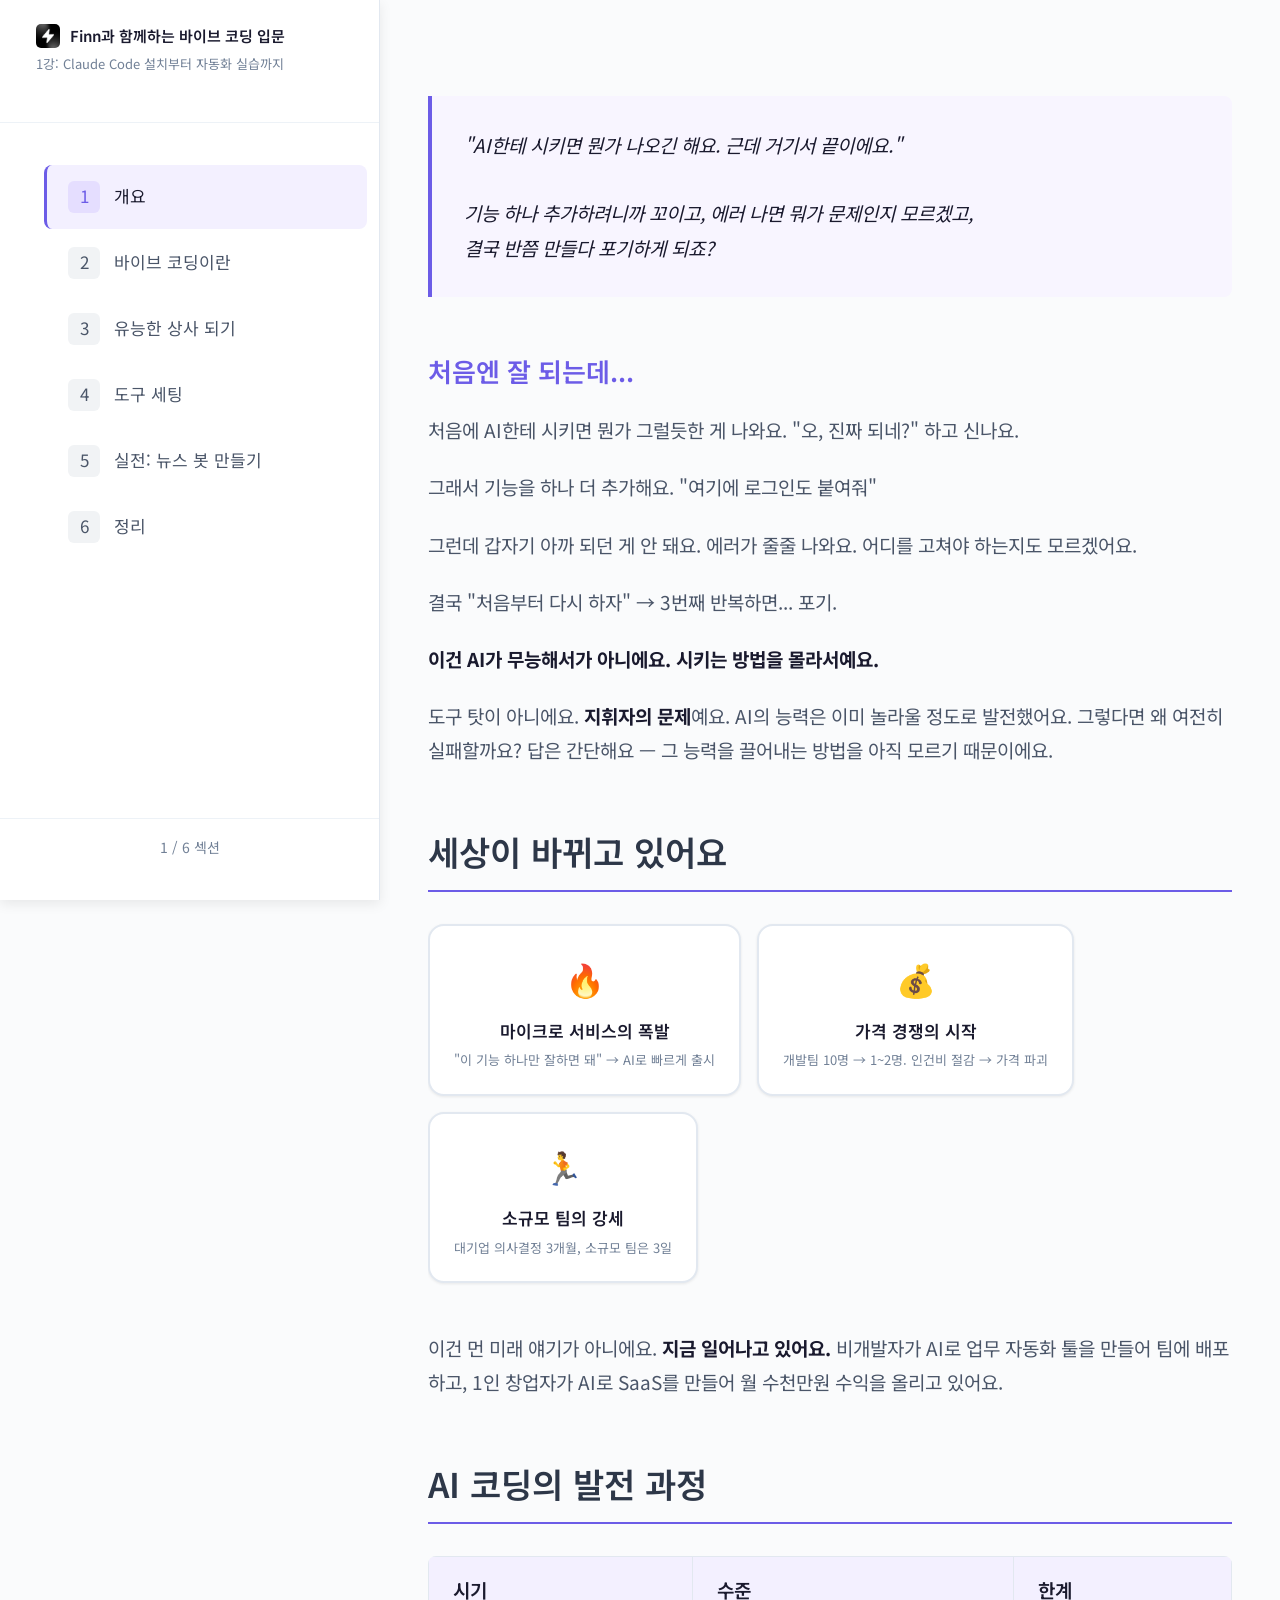
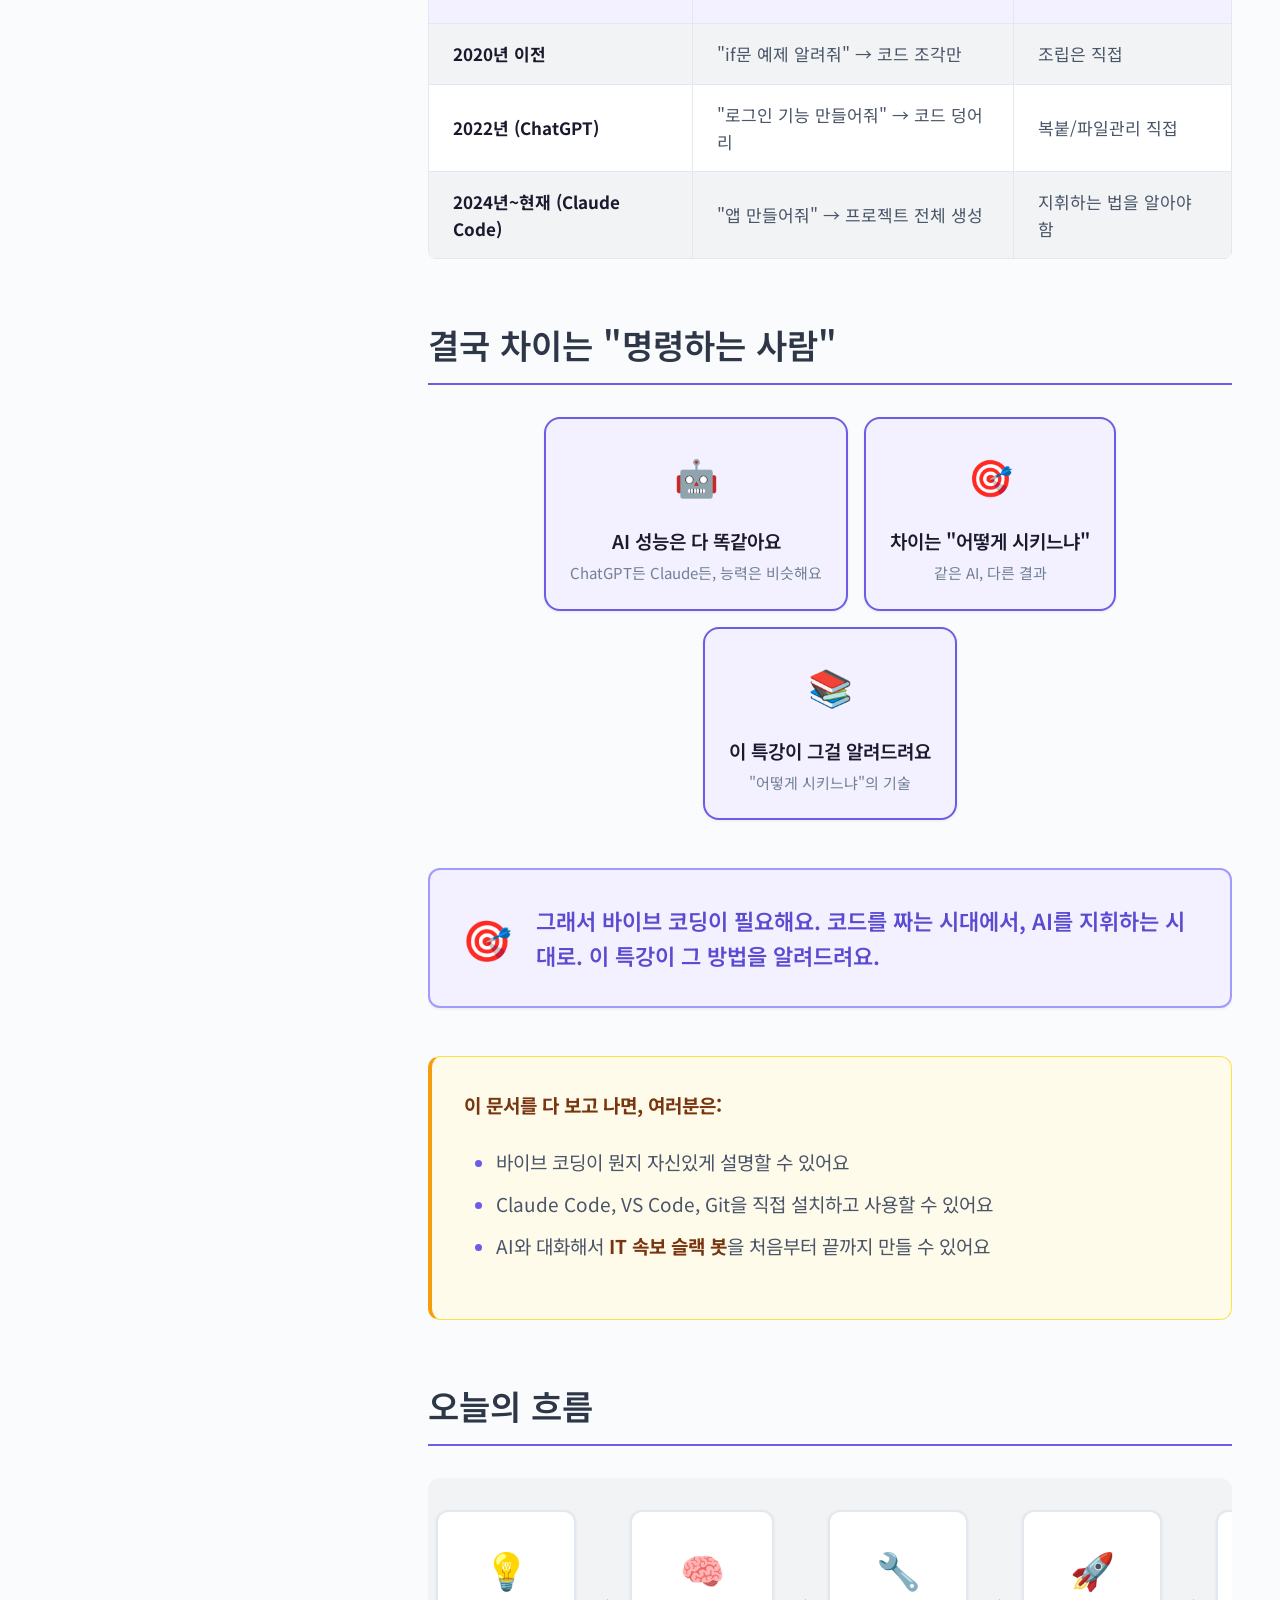
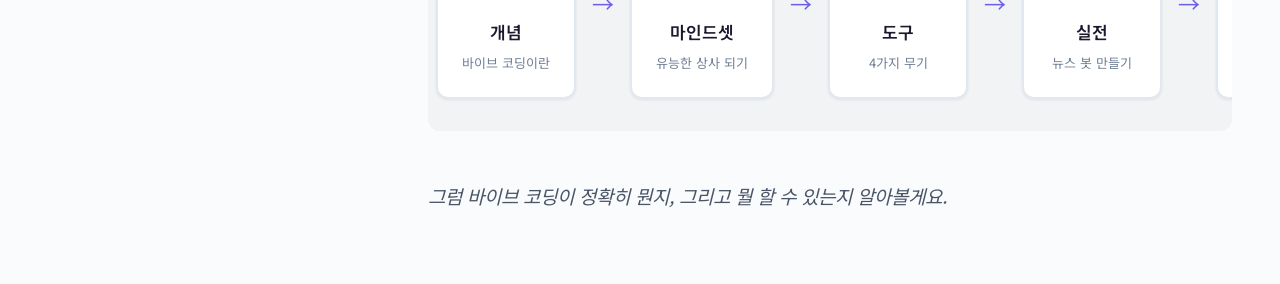
<file: 바이브코딩특강/html/index.html>
<!DOCTYPE html>
<html lang="ko">
<head>
  <meta charset="UTF-8">
  <meta name="viewport" content="width=device-width, initial-scale=1.0">
  <title>Finn과 함께하는 바이브 코딩 입문</title>
  <link rel="stylesheet" href="css/styles.css">
  <link rel="preconnect" href="https://fonts.googleapis.com">
  <link rel="preconnect" href="https://fonts.gstatic.com" crossorigin>
  <link href="https://fonts.googleapis.com/css2?family=Noto+Sans+KR:wght@400;500;600;700&display=swap" rel="stylesheet">
</head>
<body>
  <div class="app-container">
    <!-- Sidebar Navigation -->
    <nav class="sidebar">
      <div class="sidebar-header">
        <div class="sidebar-title-row">
          <img src="images/logo.png" alt="번개장터" class="sidebar-logo">
          <h1>Finn과 함께하는 바이브 코딩 입문</h1>
        </div>
        <p>1강: Claude Code 설치부터 자동화 실습까지</p>
      </div>
      <ul class="nav-list">
        <li class="nav-item">
          <a class="nav-link active" data-target="overview">
            <span class="nav-icon">1</span>
            개요
          </a>
        </li>
        <li class="nav-item">
          <a class="nav-link" data-target="what-is">
            <span class="nav-icon">2</span>
            바이브 코딩이란
          </a>
        </li>
        <li class="nav-item">
          <a class="nav-link" data-target="mindset">
            <span class="nav-icon">3</span>
            유능한 상사 되기
          </a>
        </li>
        <li class="nav-item">
          <a class="nav-link" data-target="tools">
            <span class="nav-icon">4</span>
            도구 세팅
          </a>
        </li>
        <li class="nav-item">
          <a class="nav-link" data-target="hands-on">
            <span class="nav-icon">5</span>
            실전: 뉴스 봇 만들기
          </a>
        </li>
        <li class="nav-item">
          <a class="nav-link" data-target="summary">
            <span class="nav-icon">6</span>
            정리
          </a>
        </li>
      </ul>
      <div class="sidebar-footer">
        <span id="progress-text">1 / 6 섹션</span>
      </div>
    </nav>

    <!-- Mobile Tab Bar -->
    <nav class="mobile-tab-bar">
      <a class="tab-item active" data-target="overview">1 개요</a>
      <a class="tab-item" data-target="what-is">2 바이브 코딩이란</a>
      <a class="tab-item" data-target="mindset">3 유능한 상사 되기</a>
      <a class="tab-item" data-target="tools">4 도구 세팅</a>
      <a class="tab-item" data-target="hands-on">5 실전</a>
      <a class="tab-item" data-target="summary">6 정리</a>
    </nav>

    <!-- Main Content Area -->
    <main class="main-content">

      <!-- ==================== 섹션 0: 개요 ==================== -->
      <section id="overview" class="content-section active">
        <blockquote>
          "AI한테 시키면 뭔가 나오긴 해요. 근데 거기서 끝이에요."<br><br>
          기능 하나 추가하려니까 꼬이고, 에러 나면 뭐가 문제인지 모르겠고,<br>
          결국 반쯤 만들다 포기하게 되죠?
        </blockquote>

        <h3>처음엔 잘 되는데...</h3>
        <p>처음에 AI한테 시키면 뭔가 그럴듯한 게 나와요. "오, 진짜 되네?" 하고 신나요.</p>
        <p>그래서 기능을 하나 더 추가해요. "여기에 로그인도 붙여줘"</p>
        <p>그런데 갑자기 아까 되던 게 안 돼요. 에러가 줄줄 나와요. 어디를 고쳐야 하는지도 모르겠어요.</p>
        <p>결국 "처음부터 다시 하자" → 3번째 반복하면... 포기.</p>
        <p><strong>이건 AI가 무능해서가 아니에요. 시키는 방법을 몰라서예요.</strong></p>
        <p>도구 탓이 아니에요. <strong>지휘자의 문제</strong>예요. AI의 능력은 이미 놀라울 정도로 발전했어요. 그렇다면 왜 여전히 실패할까요? 답은 간단해요 — 그 능력을 끌어내는 방법을 아직 모르기 때문이에요.</p>

        <h2>세상이 바뀌고 있어요</h2>
        <div class="ai-grid">
          <div class="ai-card ai-card--padded">
            <span class="emoji-md">🔥</span>
            <span class="ai-name ai-name--wrap">마이크로 서비스의 폭발</span>
            <span class="card-caption">"이 기능 하나만 잘하면 돼" → AI로 빠르게 출시</span>
          </div>
          <div class="ai-card ai-card--padded">
            <span class="emoji-md">💰</span>
            <span class="ai-name ai-name--wrap">가격 경쟁의 시작</span>
            <span class="card-caption">개발팀 10명 → 1~2명. 인건비 절감 → 가격 파괴</span>
          </div>
          <div class="ai-card ai-card--padded">
            <span class="emoji-md">🏃</span>
            <span class="ai-name ai-name--wrap">소규모 팀의 강세</span>
            <span class="card-caption">대기업 의사결정 3개월, 소규모 팀은 3일</span>
          </div>
        </div>
        <p>이건 먼 미래 얘기가 아니에요. <strong>지금 일어나고 있어요.</strong> 비개발자가 AI로 업무 자동화 툴을 만들어 팀에 배포하고, 1인 창업자가 AI로 SaaS를 만들어 월 수천만원 수익을 올리고 있어요.</p>

        <h2>AI 코딩의 발전 과정</h2>
        <table>
          <tr>
            <th>시기</th>
            <th>수준</th>
            <th>한계</th>
          </tr>
          <tr>
            <td><strong>2020년 이전</strong></td>
            <td>"if문 예제 알려줘" → 코드 조각만</td>
            <td>조립은 직접</td>
          </tr>
          <tr>
            <td><strong>2022년 (ChatGPT)</strong></td>
            <td>"로그인 기능 만들어줘" → 코드 덩어리</td>
            <td>복붙/파일관리 직접</td>
          </tr>
          <tr>
            <td><strong>2024년~현재 (Claude Code)</strong></td>
            <td>"앱 만들어줘" → 프로젝트 전체 생성</td>
            <td>지휘하는 법을 알아야 함</td>
          </tr>
        </table>

        <h2>결국 차이는 "명령하는 사람"</h2>
        <div class="ai-grid ai-grid--center">
          <div class="ai-card highlight ai-card--wide ai-card--padded">
            <span class="emoji-lg">🤖</span>
            <span class="ai-name ai-name--lg">AI 성능은 다 똑같아요</span>
            <span class="card-caption--spaced">ChatGPT든 Claude든, 능력은 비슷해요</span>
          </div>
          <div class="ai-card highlight ai-card--wide ai-card--padded">
            <span class="emoji-lg">🎯</span>
            <span class="ai-name ai-name--lg">차이는 "어떻게 시키느냐"</span>
            <span class="card-caption--spaced">같은 AI, 다른 결과</span>
          </div>
          <div class="ai-card highlight ai-card--wide ai-card--padded">
            <span class="emoji-lg">📚</span>
            <span class="ai-name ai-name--lg">이 특강이 그걸 알려드려요</span>
            <span class="card-caption--spaced">"어떻게 시키느냐"의 기술</span>
          </div>
        </div>

        <div class="key-message">
          <span class="key-icon">🎯</span>
          <p class="key-text">그래서 바이브 코딩이 필요해요. 코드를 짜는 시대에서, AI를 지휘하는 시대로. 이 특강이 그 방법을 알려드려요.</p>
        </div>

        <div class="insight-box">
          <p><strong>이 문서를 다 보고 나면, 여러분은:</strong></p>
          <ul>
            <li>바이브 코딩이 뭔지 자신있게 설명할 수 있어요</li>
            <li>Claude Code, VS Code, Git을 직접 설치하고 사용할 수 있어요</li>
            <li>AI와 대화해서 <strong>IT 속보 슬랙 봇</strong>을 처음부터 끝까지 만들 수 있어요</li>
          </ul>
        </div>

        <h2>오늘의 흐름</h2>
        <div class="flow-diagram">
          <div class="flow-node">
            <span class="flow-emoji">💡</span>
            <span class="flow-label">개념</span>
            <span class="flow-desc">바이브 코딩이란</span>
          </div>
          <span class="flow-arrow">→</span>
          <div class="flow-node">
            <span class="flow-emoji">🧠</span>
            <span class="flow-label">마인드셋</span>
            <span class="flow-desc">유능한 상사 되기</span>
          </div>
          <span class="flow-arrow">→</span>
          <div class="flow-node">
            <span class="flow-emoji">🔧</span>
            <span class="flow-label">도구</span>
            <span class="flow-desc">4가지 무기</span>
          </div>
          <span class="flow-arrow">→</span>
          <div class="flow-node">
            <span class="flow-emoji">🚀</span>
            <span class="flow-label">실전</span>
            <span class="flow-desc">뉴스 봇 만들기</span>
          </div>
          <span class="flow-arrow">→</span>
          <div class="flow-node">
            <span class="flow-emoji">📋</span>
            <span class="flow-label">정리</span>
            <span class="flow-desc">오늘의 핵심</span>
          </div>
        </div>

        <p><em>그럼 바이브 코딩이 정확히 뭔지, 그리고 뭘 할 수 있는지 알아볼게요.</em></p>
      </section>

      <!-- ==================== 섹션 1: 바이브 코딩이란 ==================== -->
      <section id="what-is" class="content-section">
        <h1>바이브 코딩이란</h1>

        <p class="section-recap"><em>개요에서 AI 코딩 시대가 왔다는 걸 봤어요. 그런데 정확히 "바이브 코딩"이 뭘까요?</em></p>

        <div class="key-message">
          <span class="key-icon">🎯</span>
          <p class="key-text">바이브 코딩 = 코드 대신, 명확한 의도와 예상 결과로 AI를 지휘하는 것</p>
        </div>

        <blockquote>
          "바이브"면 대충 느낌만 전달하면 되는 거 아니에요?<br>
          — 아닙니다. 여기서 오해하면 안 돼요.
        </blockquote>

        <h2>정의</h2>
        <p>코드 한 줄 한 줄 짜는 게 아니라,<br>
        <strong>"이 버튼 누르면 이렇게 동작해야 해"</strong>라고 의도와 예상 결과를 구체적으로 지시하는 방식이에요.</p>

        <h3>바이브 코딩 ≠ 대충 말하기</h3>
        <div class="insight-box">
          <p>"바이브"라는 단어 때문에 헷갈릴 수 있어요. "느낌만 전달하면 AI가 알아서 해주겠지?" — 이게 안 돼서 다들 막히는 거예요.</p>
        </div>
        <p>바이브 코딩의 진짜 의미:</p>
        <ul class="checklist">
          <li>코드 문법은 몰라도 돼요</li>
          <li>대신 <strong>뭘 만들지</strong>, <strong>왜 만들지</strong>, <strong>어떻게 동작해야 하는지</strong>는 명확히 알아야 해요</li>
          <li>AI한테 기술적인 지침을 정확하게 전달하는 게 핵심이에요</li>
        </ul>

        <h3>MVP란?</h3>
        <p><strong>MVP(Minimum Viable Product)</strong> = 최소 기능 제품. 핵심 기능만 있는 버전을 빨리 만들어서 반응을 보는 거예요. 바이브 코딩은 이 MVP를 빠르게 만드는 데 특히 강해요.</p>

        <h2>전통 코딩 vs 바이브 코딩</h2>
        <div class="comparison-grid">
          <div class="comparison-card traditional">
            <h3>전통적인 코딩</h3>
            <ul>
              <li>사람이 직접 코드를 짠다</li>
              <li>문법, 규칙을 외워야 한다</li>
              <li>오류 하나에 몇 시간 고민</li>
              <li>혼자 모든 걸 알아야 한다</li>
            </ul>
          </div>
          <div class="comparison-card vibe">
            <h3>바이브 코딩</h3>
            <ul>
              <li>AI가 코드를 짜고, 사람이 방향을 잡는다</li>
              <li>의도와 결과를 명확하게 지시한다</li>
              <li>AI한테 물어보면 바로 해결책 제시</li>
              <li>AI와 대화하면서 같이 만든다</li>
            </ul>
          </div>
        </div>

        <div class="section-image-wrap">
          <img src="images/traditional_vs_vibe_coding.png" alt="전통 코딩 vs 바이브 코딩 비교" class="section-image">
          <p class="section-image-caption">전통 코딩: 벽돌을 직접 쌓는 것 vs 바이브 코딩: AI와 함께 설계하는 것</p>
        </div>

        <div class="insight-box">
          <p><strong>왜 지금 바이브 코딩이 가능해졌을까요?</strong> 2022년까지는 AI가 코드 조각만 줄 수 있었어요. 복붙과 조립은 직접 해야 했죠. 하지만 2024년부터 AI가 <strong>프로젝트 전체</strong>를 다룰 수 있게 됐어요. 파일 생성, 코드 작성, 에러 수정까지. 남은 건 <strong>"어떻게 시키느냐"</strong>뿐이에요.</p>
        </div>

        <h2>같은 목표, 다른 접근</h2>
        <p><strong>할일 관리 앱</strong>을 만든다고 하면:</p>
        <div class="comparison-grid">
          <div class="comparison-card traditional">
            <h3>전통 방식</h3>
            <ul>
              <li>프로그래밍 언어 선택 (JavaScript? Python?)</li>
              <li>문법 공부 (변수, 함수, 조건문...)</li>
              <li>프레임워크 학습 (React? Vue?)</li>
              <li>코드 작성 → 에러 → 구글 검색 → 삽질</li>
              <li><strong>6개월~1년 후</strong>에 겨우 간단한 앱 하나</li>
            </ul>
          </div>
          <div class="comparison-card vibe">
            <h3>바이브 코딩</h3>
            <ul>
              <li>AI에게 말하기: "할 일 관리 앱 만들고 싶어"</li>
              <li>AI가 물어봄: "어떤 기능이 필요해요?"</li>
              <li>대화하며 기획 → AI가 코드 작성</li>
              <li>피드백: "버튼이 너무 작아. 더 크게" → 수정</li>
              <li><strong>대화할 줄 알면</strong> 바로 시작 가능</li>
            </ul>
          </div>
        </div>

        <h2>바이브 코딩으로 뭘 만들 수 있나요?</h2>
        <p>코딩 경험 없는 사람들이 실제로 바이브 코딩으로 만드는 것들이에요.</p>
        <div class="ai-grid">
          <div class="ai-card ai-card--padded">
            <span class="emoji-md">⚙️</span>
            <span class="ai-name ai-name--wrap">업무 자동화</span>
            <span class="card-caption">뉴스 봇, 엑셀 자동 병합, 이메일 분류</span>
          </div>
          <div class="ai-card ai-card--padded">
            <span class="emoji-md">🌐</span>
            <span class="ai-name ai-name--wrap">웹사이트 / 서비스</span>
            <span class="card-caption">포트폴리오, 스터디 모임, 소규모 쇼핑몰</span>
          </div>
          <div class="ai-card ai-card--padded">
            <span class="emoji-md">📱</span>
            <span class="ai-name ai-name--wrap">간단한 앱</span>
            <span class="card-caption">습관 트래커, 가계부, 운동 기록</span>
          </div>
          <div class="ai-card ai-card--padded">
            <span class="emoji-md">📊</span>
            <span class="ai-name ai-name--wrap">데이터 분석</span>
            <span class="card-caption">매출 대시보드, 설문 분석, 가격 모니터링</span>
          </div>
        </div>
        <div class="insight-box">
          <p>이 사람들이 코딩을 배웠을까요? 아니에요. <strong>AI와 대화하는 법</strong>을 배웠어요.</p>
        </div>

        <h2>비개발자들이 만든 실제 사례</h2>
        <p class="mb-md">카드를 클릭하면 자세한 내용을 볼 수 있어요.</p>
        <div class="ai-grid">
          <div class="ai-card case-card" data-modal="case-1">
            <span class="case-emoji">🔗</span>
            <span class="ai-name">LinkStash</span>
            <span class="case-creator">디자이너 (코딩 무경험)</span>
            <span class="ai-badge cli">Cursor</span>
          </div>
          <div class="ai-card case-card" data-modal="case-2">
            <span class="case-emoji">📂</span>
            <span class="ai-name">Social Archiver</span>
            <span class="case-creator">비개발자 (임형균)</span>
            <span class="ai-badge ide">바이브코딩</span>
          </div>
          <div class="ai-card case-card" data-modal="case-3">
            <span class="case-emoji">🥗</span>
            <span class="ai-name">BLight</span>
            <span class="case-creator">PM/디자이너</span>
            <span class="ai-badge ide">Lovable</span>
          </div>
          <div class="ai-card case-card" data-modal="case-4">
            <span class="case-emoji">🎲</span>
            <span class="ai-name">Skull King 계산기</span>
            <span class="case-creator">sewookori studio</span>
            <span class="ai-badge ide">Antigravity</span>
          </div>
          <div class="ai-card case-card" data-modal="case-5">
            <span class="case-emoji">📸</span>
            <span class="ai-name">Photo AI</span>
            <span class="case-creator">Pieter Levels</span>
            <span class="ai-badge cli">Cursor</span>
          </div>
          <div class="ai-card case-card" data-modal="case-6">
            <span class="case-emoji">🎠</span>
            <span class="ai-name">aiCarousels</span>
            <span class="case-creator">Fernando (제품 디자이너)</span>
            <span class="ai-badge ide">ChatGPT</span>
          </div>
          <div class="ai-card case-card" data-modal="case-7">
            <span class="case-emoji">💪</span>
            <span class="ai-name">Hypertropher</span>
            <span class="case-creator">비개발자</span>
            <span class="ai-badge cli">Cursor</span>
          </div>
        </div>

        <h2>바이브 코딩의 한계</h2>
        <table>
          <tr>
            <th>잘 되는 것</th>
            <th>어려운 것</th>
          </tr>
          <tr>
            <td>개인용/소규모 도구</td>
            <td>수백만 명 동시 접속 서비스</td>
          </tr>
          <tr>
            <td>프로토타입, MVP</td>
            <td>은행/병원급 보안 시스템</td>
          </tr>
          <tr>
            <td>반복 업무 자동화</td>
            <td>게임 엔진 같은 고성능 프로그램</td>
          </tr>
          <tr>
            <td>간단한 웹/앱</td>
            <td>기존 복잡한 시스템에 기능 추가</td>
          </tr>
        </table>

        <h2>바이브 코딩의 핵심은 "대화"</h2>
        <div class="flow-diagram">
          <div class="flow-node">
            <span class="flow-emoji">💬</span>
            <span class="flow-label">말하기</span>
            <span class="flow-desc">AI에게 요청</span>
          </div>
          <span class="flow-arrow">→</span>
          <div class="flow-node">
            <span class="flow-emoji">👀</span>
            <span class="flow-label">확인</span>
            <span class="flow-desc">결과 살펴보기</span>
          </div>
          <span class="flow-arrow">→</span>
          <div class="flow-node">
            <span class="flow-emoji">🔄</span>
            <span class="flow-label">피드백</span>
            <span class="flow-desc">"이건 좋고, 저건 고쳐줘"</span>
          </div>
          <span class="flow-arrow">→</span>
          <div class="flow-node">
            <span class="flow-emoji">🔁</span>
            <span class="flow-label">반복</span>
            <span class="flow-desc">완성될 때까지</span>
          </div>
        </div>
        <p class="text-center-muted">한 번에 완성품이 나오지 않아요. 대화하면서 만들어가는 거예요.</p>

        <h3>바이브 코딩식 대화법 맛보기</h3>
        <div class="comparison-grid">
          <div class="comparison-card traditional">
            <h3>이렇게 하면 실패</h3>
            <p class="comparison-card__text">❌ "투두 앱 만들어줘"</p>
            <p class="comparison-card__subtext">→ AI: 뭔가 만들긴 하는데... 이게 내가 원하던 거야?</p>
          </div>
          <div class="comparison-card vibe">
            <h3>이렇게 하면 성공</h3>
            <p class="comparison-card__text">✅ "할 일 관리 앱을 만들고 싶어. 어떤 기능들이 필요할지 같이 정리해볼까?"</p>
            <p class="comparison-card__subtext">→ AI: "네, 먼저 핵심 기능부터 정리해볼게요..."</p>
          </div>
        </div>
        <div class="insight-box">
          <p><strong>"만들어줘"가 아니라 "같이 정리해보자"</strong>예요. AI와 대화하면서 기획이 잡히는 거예요.</p>
        </div>

        <h3>바이브 코딩을 하다 보면</h3>
        <div class="growth-path">
          <div class="growth-step" data-step="1">
            <div class="step-title">처음</div>
            <div class="step-desc">AI가 뭘 하는지 하나도 몰라요. "뭔가 막 만드네..."</div>
          </div>
          <div class="growth-step" data-step="2">
            <div class="step-title">몇 번 하다 보면</div>
            <div class="step-desc">"아, 지금 로그인 부분 고치고 있구나" "여기서 에러 난 건 이것 때문이겠네"</div>
          </div>
          <div class="growth-step current" data-step="3">
            <div class="step-title">결국</div>
            <div class="step-desc">코드를 짤 줄은 몰라도, <strong>볼 줄은 알게 돼요</strong>. 이게 성장이에요.</div>
          </div>
        </div>

        <blockquote>
          자동차를 직접 만들 줄 몰라도 운전은 할 수 있어요.<br>
          근데 운전하려면 적어도 이건 알아야 해요:<br><br>
          <strong>엑셀이 뭐고 브레이크가 뭔지</strong> → 기본 개념<br>
          <strong>신호등이 뭘 의미하는지</strong> → 에러/경고 읽기<br>
          <strong>어디로 가고 싶은지</strong> → 만들 목표<br><br>
          AI가 차를 만들어주지만, <strong>운전은 여러분이 해요.</strong>
        </blockquote>

        <div class="section-image-wrap">
          <img src="images/vibe_coding_driving_analogy.png" alt="바이브 코딩 운전 비유" class="section-image">
          <p class="section-image-caption">여러분은 방향(Direction)을, AI는 코드(Code)를 담당해요</p>
        </div>

        <h3>셀프 체크</h3>
        <table>
          <tr>
            <th>질문</th>
            <th>정답</th>
          </tr>
          <tr>
            <td>바이브 코딩에서 사람의 역할은?</td>
            <td>방향 설정 + AI 결과 확인/피드백</td>
          </tr>
          <tr>
            <td>"투두 앱 만들어줘"는 좋은 지시일까요?</td>
            <td>아니요. "같이 기획해보자"가 좋은 시작</td>
          </tr>
          <tr>
            <td>바이브 코딩으로 만들기 어려운 것은?</td>
            <td>대규모 동시접속, 은행급 보안 시스템</td>
          </tr>
        </table>

        <p><em>바이브 코딩이 뭔지 알게 됐어요. 그런데 AI한테 어떻게 시켜야 잘 할까요? 다음 섹션에서 "유능한 상사"가 되는 법을 배워볼게요.</em></p>

      </section>

      <!-- ==================== 섹션 2: 유능한 상사 되기 ==================== -->
      <section id="mindset" class="content-section">
        <h1>AI의 유능한 상사 되기</h1>

        <p class="section-recap"><em>바이브 코딩이 "명확한 의도로 AI를 지휘하는 것"이란 걸 배웠어요. 그러면 어떻게 지휘해야 할까요?</em></p>

        <div class="key-message">
          <span class="key-icon">🎯</span>
          <p class="key-text">AI는 유능한 신입사원. 뭘 만들지 모르는 건 AI가 아니라 여러분의 문제예요.</p>
        </div>

        <blockquote>
          "만들어줘" 한마디면 될 줄 알았는데...<br>
          왜 내가 원하는 게 안 나오죠?
        </blockquote>

        <h2>몰라도 되는 것 vs 알아야 하는 것</h2>
        <table>
          <tr>
            <th>몰라도 됨</th>
            <th>알아야 함</th>
          </tr>
          <tr>
            <td>프로그래밍 언어 문법</td>
            <td>뭘 만들고 싶은지 (목적)</td>
          </tr>
          <tr>
            <td>복잡한 알고리즘</td>
            <td>프로그램의 종류 (웹? 앱? 자동화?)</td>
          </tr>
          <tr>
            <td>코드를 직접 타이핑하는 것</td>
            <td>AI 결과를 확인하고 피드백하는 법</td>
          </tr>
          <tr>
            <td>function, const 같은 키워드</td>
            <td>"이건 로그인 기능이구나" 판독 능력</td>
          </tr>
        </table>

        <div class="insight-box">
          <p><strong>여러분의 업무 지식이 곧 무기예요.</strong><br>
          "우리 서비스는 7일 이내만 환불 가능한데, AI는 이걸 몰라요." — AI 시대의 경쟁력은 코딩 실력이 아니라 <strong>업무와 비즈니스에 대한 이해도</strong>예요. 프로그래밍 문법은 AI가 대신하지만, "이 기능이 우리 고객에게 왜 필요한지"는 여러분만 알아요.</p>
        </div>

        <h3>"알아서 해줘"의 함정</h3>
        <div class="insight-box">
          <p>많은 분이 이렇게 생각해요: "할 일 추가, 삭제, 완료 체크. 완료한 건 아래로. 스마트폰에서 돌아가게" — <strong>이 정도면 구체적인 거 아냐?</strong></p>
          <p>아니에요. 이것도 "알아서 해줘"예요. 왜냐면 AI는 이런 걸 모르거든요:</p>
          <ul>
            <li>"할 일 추가" 버튼이 <strong>어디에</strong> 있어야 하는지</li>
            <li>완료 체크하면 <strong>바로</strong> 내려가야 하는지, 애니메이션이 있어야 하는지</li>
            <li>"오늘 할 일" 화면에서 뒤로 가기 누르면 <strong>어디로</strong> 가야 하는지</li>
          </ul>
          <p>기능 목록을 줘도, <strong>"사용자 경험"은 AI가 알아서 못 만들어요.</strong></p>
        </div>

        <h3>진짜 구체적 지시 = 한 입 크기로</h3>
        <div class="growth-path">
          <div class="growth-step" data-step="1">
            <div class="step-title">1단계: 기획 문서 먼저</div>
            <div class="step-desc">"이 앱이 뭔지, 누가 쓰는지, 핵심 기능이 뭔지" — AI한테 같이 정리하자고 해도 OK</div>
          </div>
          <div class="growth-step" data-step="2">
            <div class="step-title">2단계: 기능 하나씩 지시</div>
            <div class="step-desc">"먼저 할 일 추가 버튼만 만들어줘" → 확인하고, 피드백하고, 다음으로</div>
          </div>
          <div class="growth-step current" data-step="3">
            <div class="step-title">3단계: 바로바로 피드백</div>
            <div class="step-desc">"버튼 위치가 애매한데, 오른쪽 아래로 옮겨줘" → 고치고, 확인하고, 다음으로</div>
          </div>
        </div>

        <h3>개념이 필요한 두 가지 이유</h3>
        <div class="comparison-grid">
          <div class="comparison-card comparison-card--warning">
            <h3 class="comparison-card__heading--warning">1. 명확한 지시</h3>
            <p class="comparison-card__text">"알아서 해줘"가 아니라 구체적인 주문서가 돼요. 개념을 알아야 정확히 시킬 수 있어요.</p>
          </div>
          <div class="comparison-card comparison-card--info">
            <h3 class="comparison-card__heading--info">2. AI 결과 판단</h3>
            <p class="comparison-card__text">AI가 만들어준 결과물을 평가할 수 있어야 해요. "이게 맞는 건가?" 판단하려면 기본 개념이 필요해요.</p>
          </div>
        </div>

        <h3>알아야 할 핵심 개념 5가지</h3>
        <div class="ai-grid">
          <div class="ai-card ai-card--padded">
            <span class="emoji-md">🖥️</span>
            <span class="ai-name ai-name--wrap">프론트엔드/백엔드</span>
            <span class="card-caption">보이는 부분 vs 뒤에서 도는 부분</span>
          </div>
          <div class="ai-card ai-card--padded">
            <span class="emoji-md">🗄️</span>
            <span class="ai-name ai-name--wrap">데이터베이스</span>
            <span class="card-caption">정보 저장소 (엑셀 시트 같은 것)</span>
          </div>
          <div class="ai-card ai-card--padded">
            <span class="emoji-md">🔌</span>
            <span class="ai-name ai-name--wrap">API</span>
            <span class="card-caption">프로그램끼리 대화하는 통로</span>
          </div>
          <div class="ai-card ai-card--padded">
            <span class="emoji-md">📁</span>
            <span class="ai-name ai-name--wrap">폴더 구조</span>
            <span class="card-caption">파일을 어떻게 정리하는가</span>
          </div>
          <div class="ai-card ai-card--padded">
            <span class="emoji-md">🔀</span>
            <span class="ai-name ai-name--wrap">데이터 흐름</span>
            <span class="card-caption">정보가 어디서 와서 어디로 가는가</span>
          </div>
        </div>

        <h3>학습 순서</h3>
        <div class="flow-diagram">
          <div class="flow-node">
            <span class="flow-emoji">📦</span>
            <span class="flow-label">종류</span>
            <span class="flow-desc">프로그램 종류</span>
          </div>
          <span class="flow-arrow">→</span>
          <div class="flow-node">
            <span class="flow-emoji">🏗️</span>
            <span class="flow-label">구조</span>
            <span class="flow-desc">프론트/백엔드</span>
          </div>
          <span class="flow-arrow">→</span>
          <div class="flow-node">
            <span class="flow-emoji">📐</span>
            <span class="flow-label">설계</span>
            <span class="flow-desc">설계 개념</span>
          </div>
          <span class="flow-arrow">→</span>
          <div class="flow-node">
            <span class="flow-emoji">🔧</span>
            <span class="flow-label">도구</span>
            <span class="flow-desc">Claude Code 등</span>
          </div>
          <span class="flow-arrow">→</span>
          <div class="flow-node">
            <span class="flow-emoji">🚀</span>
            <span class="flow-label">실전</span>
            <span class="flow-desc">직접 만들기</span>
          </div>
        </div>

        <h3>코드 "짜기" vs "보기"의 차이</h3>
        <p>바이브 코딩은 코드를 직접 쓰는 게 아니에요. 하지만 AI가 만든 코드를 <strong>읽고 판단하는 능력</strong>은 필요해요. 아래 예시를 볼게요.</p>
        <pre>function addTodo(text) {
  const newTodo = {
    id: Date.now(),
    text: text,
    done: false
  };
  todos.push(newTodo);
}</pre>
        <div class="comparison-grid">
          <div class="comparison-card traditional">
            <h3>짜는 것 (몰라도 됨)</h3>
            <ul>
              <li><code>function</code>, <code>const</code> 같은 키워드</li>
              <li><code>Date.now()</code> 같은 함수 사용법</li>
              <li><code>todos.push()</code> 같은 배열 조작 문법</li>
            </ul>
          </div>
          <div class="comparison-card vibe">
            <h3>보는 것 (알아야 함)</h3>
            <ul>
              <li>"할 일을 추가하는 기능이구나"</li>
              <li>"새 할 일에 id, 텍스트, 완료 여부가 들어가는구나"</li>
              <li>"목록에 추가하는 동작이구나"</li>
            </ul>
          </div>
        </div>
        <div class="insight-box">
          <p>짜는 건 AI가 해요. <strong>보고 판단하는 건 여러분 몫이에요.</strong> "이 코드가 뭘 하는 건지" 흐름을 읽을 줄 알면 돼요.</p>
        </div>

        <h3>전통 코딩 학습 vs 바이브 코딩 학습</h3>
        <div class="comparison-grid">
          <div class="comparison-card traditional">
            <h3>전통 코딩 학습</h3>
            <p class="comparison-card__text">"<code>for</code>문을 어떻게 쓰는지", "<code>if</code>문 다음에 뭐가 와야 하는지"</p>
            <p class="comparison-card__subtext">→ 문법 세부사항에 집중</p>
          </div>
          <div class="comparison-card vibe">
            <h3>바이브 코딩 학습</h3>
            <p class="comparison-card__text">"이 데이터를 하나씩 처리해야 해", "여기서 에러 체크가 필요해"</p>
            <p class="comparison-card__subtext">→ 의도와 개념 이해에 집중</p>
          </div>
        </div>

        <h2>5단계 성장 경로</h2>
        <div class="growth-path">
          <div class="growth-step" data-step="1">
            <div class="step-title">기능 요청 수준</div>
            <div class="step-desc">"로그인 만들어줘" (시작점)</div>
          </div>
          <div class="growth-step current" data-step="2">
            <div class="step-title">명세 제공 수준 ← 오늘의 목표</div>
            <div class="step-desc">"이메일+비밀번호 입력, 유효성 검사 포함"</div>
          </div>
          <div class="growth-step" data-step="3">
            <div class="step-title">구조 이해 수준</div>
            <div class="step-desc">"프론트는 React, 백엔드는 Node.js로"</div>
          </div>
          <div class="growth-step" data-step="4">
            <div class="step-title">설계 대화 수준</div>
            <div class="step-desc">"아키텍처 추천해봐" → 판단 → "이렇게 해줘"</div>
          </div>
          <div class="growth-step" data-step="5">
            <div class="step-title">고도화</div>
            <div class="step-desc">성능/보안/확장성까지 고려</div>
          </div>
        </div>

        <h2>대화법 3단계 비교</h2>
        <p>같은 "상품 검색/필터" 기능이라도 지시 수준에 따라 결과가 완전히 달라요.</p>

        <h3>수준 1: 막연한 지시</h3>
        <div class="comparison-card traditional mb-md">
          <p class="comparison-card__text--lg">"상품 검색 기능 만들어줘"</p>
          <p class="comparison-card__subtext">→ 검색창만 있고 필터 없음. 필터 추가하니 기존 검색 망가짐. 뭐가 문제인지도 모름.</p>
        </div>

        <h3>수준 2: 구체적 지시</h3>
        <div class="comparison-card comparison-card--warning mb-md">
          <p class="comparison-card__text--lg">"검색창 + 카테고리 필터(의류/전자/식품) + 가격대 필터(1만 이하/1~5만/5만 이상)"</p>
          <p class="comparison-card__subtext">→ 기능은 나옴. 근데 상품 1000개 넘으면 느려짐. 구조 문제에 대응 어려움.</p>
        </div>

        <h3>수준 3: 기술적 지시 (목표)</h3>
        <div class="comparison-card vibe mb-md">
          <p class="comparison-card__text--lg">"상품 검색/필터 만들 건데, <strong>방식 먼저 정하자</strong>. 상품 많아질 수 있어서 성능도 고려."<br>
          → AI: "프론트 필터링 vs 백엔드 API 필터링 두 가지 있어요"<br>
          → "일단 1번으로 가고, <strong>나중에 바꾸기 쉽게 구조 잡아줘</strong>"</p>
          <p class="comparison-card__subtext">→ 방식의 장단점을 듣고 내가 판단. 구조를 이해하고 있어서 문제 생기면 어디를 고칠지 앎.</p>
        </div>

        <h3>정확한 용어를 쓰면 AI가 더 잘 이해해요</h3>
        <table>
          <tr>
            <th>모호한 표현</th>
            <th>정확한 표현</th>
            <th>효과</th>
          </tr>
          <tr>
            <td>"보이는 부분"</td>
            <td>"프론트엔드"</td>
            <td>AI가 정확히 어떤 코드를 수정할지 앎</td>
          </tr>
          <tr>
            <td>"데이터 어딘가 저장해"</td>
            <td>"localStorage에 저장해"</td>
            <td>저장 방식까지 명확하게 지정</td>
          </tr>
          <tr>
            <td>"빠르게 해줘"</td>
            <td>"응답 시간 2초 이내로"</td>
            <td>구체적인 수치로 검증 가능</td>
          </tr>
        </table>
        <p>용어를 외울 필요는 없어요. AI한테 "이걸 뭐라고 부르지?" 물어보면 돼요. 중요한 건 <strong>"그런 개념이 있다는 걸 아는 것"</strong>이에요.</p>

        <h2>기술적 지시가 가능한 매니저의 특징</h2>
        <div class="growth-path">
          <div class="growth-step" data-step="1">
            <div class="step-title">선택지 물어보기</div>
            <div class="step-desc">"로그인 방식 3가지 알려줘"</div>
          </div>
          <div class="growth-step" data-step="2">
            <div class="step-title">상황에 맞게 판단</div>
            <div class="step-desc">"우리는 소셜 로그인이 맞겠다"</div>
          </div>
          <div class="growth-step" data-step="3">
            <div class="step-title">구체적으로 지시</div>
            <div class="step-desc">"구글 로그인부터 붙여줘"</div>
          </div>
          <div class="growth-step" data-step="4">
            <div class="step-title">결과 확인/검증</div>
            <div class="step-desc">"로그인 버튼 누르니까 에러 나는데?"</div>
          </div>
          <div class="growth-step current" data-step="5">
            <div class="step-title">직접 코딩하지 않기</div>
            <div class="step-desc">코드 타이핑 X, 버그 직접 수정 X — 대신 정확히 지시해요</div>
          </div>
        </div>

        <h3>유능한 매니저의 3가지 조건</h3>
        <table>
          <tr><th>조건</th><th>구체적으로</th></tr>
          <tr><td><strong>뭘 만들지 명확히 하기</strong></td><td>"이런 사람이 이렇게 쓸 앱이야" — 기획 문서로 정리</td></tr>
          <tr><td><strong>한 입 크기로 나누기</strong></td><td>"먼저 이 화면만 만들어줘" — 한 번에 하나씩</td></tr>
          <tr><td><strong>바로바로 피드백하기</strong></td><td>"여기 이렇게 고쳐줘" → 확인 → 다음</td></tr>
        </table>

        <h2>3가지 마인드셋</h2>
        <div class="ai-grid">
          <div class="ai-card highlight ai-card--wide ai-card--padded">
            <span class="emoji-lg">🔄</span>
            <span class="ai-name ai-name--lg">"한 번에 안 돼도 괜찮아"</span>
            <span class="card-caption--spaced">대화하면서 고쳐나가면 돼요</span>
          </div>
          <div class="ai-card highlight ai-card--wide ai-card--padded">
            <span class="emoji-lg">🧭</span>
            <span class="ai-name ai-name--lg">"내가 방향을 잡아야 해"</span>
            <span class="card-caption--spaced">AI가 다 해주는 게 아니에요</span>
          </div>
          <div class="ai-card highlight ai-card--wide ai-card--padded">
            <span class="emoji-lg">🌱</span>
            <span class="ai-name ai-name--lg">"조금씩 배워가면 돼"</span>
            <span class="card-caption--spaced">하나씩 만들다 보면 자연스럽게 알게 돼요</span>
          </div>
        </div>

        <h3>왜 "한 번에 하나씩"이 중요할까요?</h3>
        <p>기술적인 이유가 3가지 있어요.</p>
        <div class="ai-grid">
          <div class="ai-card ai-card--padded">
            <span class="emoji-md">📏</span>
            <span class="ai-name ai-name--wrap">1. 토큰 제한</span>
            <span class="card-caption">AI가 한 번에 읽고 쓸 수 있는 양에 물리적 한계가 있어요</span>
          </div>
          <div class="ai-card ai-card--padded">
            <span class="emoji-md">🧠</span>
            <span class="ai-name ai-name--wrap">2. 대화 압축 → 맥락 소실</span>
            <span class="card-caption">대화가 길어지면 AI가 이전 내용을 압축 → 중요한 맥락이 빠져요</span>
          </div>
          <div class="ai-card ai-card--padded">
            <span class="emoji-md">🖱️</span>
            <span class="ai-name ai-name--wrap">3. UX 판단 불가</span>
            <span class="card-caption">"이게 내가 원하던 느낌이야"는 결국 사람만 판단 가능</span>
          </div>
        </div>

        <div class="insight-box">
          <p><strong>"잘했겠지" 전제의 위험</strong><br>
          기능 A 만들고 → 확인 안 하고 → 기능 B 만들고 → 확인 안 하고...<br>
          나중에 보면 기능 A에 버그가 있어요. 근데 그 위에 B, C, D를 쌓아버렸어요.<br><br>
          마치 <strong>1층 기둥이 비뚤어진 줄 모르고 2층, 3층 올린 아파트</strong>처럼요.<br>
          나중에 고치려면? 거의 처음부터 다시 해야 해요.<br><br>
          그래서 <strong>"하나 만들고 → 확인하고 → 다음"</strong>이 결국 더 빨라요.</p>
        </div>

        <blockquote>
          유능한 신입사원한테 "알아서 해"라고 하면 엉뚱한 결과.<br>
          <strong>"이 고객 데이터를 이 기준으로 정리해줘"</strong>라고 하면 완벽한 결과.
        </blockquote>

        <h3>셀프 체크</h3>
        <table>
          <tr>
            <th>질문</th>
            <th>정답</th>
          </tr>
          <tr>
            <td>AI에게 "알아서 해줘"라고 하면?</td>
            <td>엉뚱한 결과가 나와요</td>
          </tr>
          <tr>
            <td>코드를 "짜는 것"과 "보는 것" 중 바이브 코더에게 필요한 것은?</td>
            <td>보는 것 (구조와 흐름 이해)</td>
          </tr>
          <tr>
            <td>대화가 길어질수록 AI가 실수하는 이유는?</td>
            <td>토큰 제한 — 앞 내용을 잊어요</td>
          </tr>
        </table>

        <p><em>마인드셋이 잡혔으니, 이제 실제로 도구를 설치해볼 거예요. 4가지 무기를 세팅하러 가볼까요?</em></p>

      </section>

      <!-- ==================== 섹션 3: 도구 세팅 ==================== -->
      <section id="tools" class="content-section">
        <h1>도구 세팅: 4가지 무기</h1>

        <p class="section-recap"><em>마인드셋을 잡았으니, 이제 실전 준비를 해볼게요. 터미널, Claude Code, VS Code, Git, NPM — 하나씩 세팅하면 바이브 코딩 환경이 완성돼요.</em></p>

        <div class="key-message">
          <span class="key-icon">🎯</span>
          <p class="key-text">터미널, Claude Code, VS Code, Git, NPM — 이 도구들만 세팅하면 바이브 코딩 준비 완료! 지금부터 하나씩 순서대로 설치해볼게요.</p>
        </div>

        <!-- ===== 도구 개요 카드 ===== -->
        <h2>4대 도구 한눈에 보기</h2>
        <div class="tool-grid">
          <div class="tool-card">
            <span class="tool-emoji">🤖</span>
            <div class="tool-name">Claude Code</div>
            <div class="tool-analogy">"손발이 달린 AI"</div>
            <div class="tool-desc">웹 ChatGPT = "말만 하는" 조언자 (코드를 복붙해야 해요)<br>Claude Code = "손발이 달린" 실무자 (파일을 직접 열어서 수정해요)<br>터미널 = 사람↔컴퓨터 대화창 (카카오톡처럼!)</div>
            <span class="tool-cmd">claude</span>
          </div>
          <div class="tool-card">
            <span class="tool-emoji">💻</span>
            <div class="tool-name">VS Code</div>
            <div class="tool-analogy">"전문 주방"</div>
            <div class="tool-desc">탐색기(냉장고) + 에디터(도마) + 터미널(가스레인지)<br>Korean Language Pack 확장 설치 추천</div>
            <span class="tool-cmd">code .</span>
          </div>
          <div class="tool-card">
            <span class="tool-emoji">💾</span>
            <div class="tool-name">Git</div>
            <div class="tool-analogy">"게임 세이브"</div>
            <div class="tool-desc">Commit = 세이브 포인트 찍기<br>GitHub = 클라우드 세이브<br>컴퓨터 고장나도 안전해요</div>
            <span class="tool-cmd">add → commit → push</span>
          </div>
          <div class="tool-card">
            <span class="tool-emoji">📦</span>
            <div class="tool-name">NPM + .env</div>
            <div class="tool-analogy">"레시피북 + 금고"</div>
            <div class="tool-desc">package.json = 재료 목록(레시피)<br>.env = 비밀번호 금고 (API 키 보관)<br>node_modules = 재료 보관함 (Git에 안 올려요, 언제든 재설치)</div>
            <span class="tool-cmd">npm install</span>
          </div>
        </div>

        <p>카드만 보면 감이 안 오시죠? 걱정 마세요. 지금부터 Step 1부터 Step 6까지, <strong>순서대로 따라하면 끝</strong>이에요. 각 단계가 끝나면 다음 단계로 자연스럽게 넘어가니까, 그냥 흐름을 따라오시면 돼요!</p>

        <!-- ===== STEP 1: 터미널 이해하기 ===== -->
        <h2>
          <div class="step-indicator"><span class="step-number">1</span><span class="step-label">Step 1: 터미널 이해하기</span></div>
        </h2>

        <blockquote>
          터미널이라고 하면 겁부터 나시죠? 까만 화면에 깜빡이는 커서...<br>
          근데 사실 <strong>카카오톡이랑 똑같아요.</strong>
        </blockquote>

        <h3>카카오톡 비유로 이해하기</h3>
        <p>카카오톡은 <strong>사람 ↔ 사람</strong> 사이의 대화창이에요. 터미널은 <strong>사람 ↔ 컴퓨터</strong> 사이의 대화창이에요. 카카오톡에서 친구한테 "사진 보내줘"라고 하듯, 터미널에서 컴퓨터한테 "파일 목록 보여줘"라고 하는 거예요. 그게 전부에요!</p>

        <h3>GUI vs CLI 비교</h3>
        <p>지금까지 여러분은 마우스로 폴더를 클릭하고, 우클릭해서 새 폴더를 만들었죠? 그게 <strong>GUI</strong> 방식이에요. 터미널은 같은 일을 <strong>글자(명령어)</strong>로 하는 <strong>CLI</strong> 방식이에요.</p>
        <div class="comparison-grid">
          <div class="comparison-card traditional">
            <h3>GUI (마우스 방식)</h3>
            <p class="comparison-card__text">폴더 우클릭 → "새 폴더" → 이름 입력</p>
          </div>
          <div class="comparison-card vibe">
            <h3>CLI (터미널 방식)</h3>
            <p class="comparison-card__text"><code>mkdir my-folder</code> 한 줄이면 끝!</p>
            <p class="comparison-card__subtext">AI가 터미널 명령을 직접 실행할 수 있어요</p>
          </div>
        </div>
        <p>왜 굳이 CLI를 배워야 할까요? 바로 <strong>AI가 마우스를 못 쓰기 때문</strong>이에요. AI는 터미널 명령어는 직접 실행할 수 있지만, 마우스 클릭은 못 해요. 그래서 터미널을 쓰면 AI에게 일을 시킬 수 있는 거예요!</p>

        <h3>터미널 여는 법</h3>
        <div class="comparison-grid">
          <div class="comparison-card comparison-card--info">
            <h3 class="comparison-card__heading--info">🍎 Mac</h3>
            <p class="comparison-card__text"><code>Command</code> + <code>Space</code> → "Terminal" 검색 → 엔터</p>
          </div>
          <div class="comparison-card comparison-card--info">
            <h3 class="comparison-card__heading--info">🪟 Windows</h3>
            <p class="comparison-card__text">윈도우 키 → "PowerShell" 검색 → 엔터</p>
          </div>
        </div>

        <!-- ===== STEP 2: 터미널 기초 명령어 ===== -->
        <h2>
          <div class="step-indicator"><span class="step-number">2</span><span class="step-label">Step 2: 터미널 기초 명령어 5가지</span></div>
        </h2>

        <p>터미널을 열었으니, 기본 조작법을 먼저 배워볼게요. <strong>딱 5개만 알면 돼요.</strong></p>

        <table>
          <tr>
            <th>명령어</th>
            <th>뜻</th>
            <th>마우스로 하면</th>
            <th>예시</th>
          </tr>
          <tr>
            <td><code>cd 폴더명</code></td>
            <td>Change Directory (이동)</td>
            <td>폴더 더블클릭</td>
            <td><code>cd my-project</code></td>
          </tr>
          <tr>
            <td><code>cd ..</code></td>
            <td>상위 폴더로</td>
            <td>뒤로가기 버튼</td>
            <td><code>cd ..</code></td>
          </tr>
          <tr>
            <td><code>ls</code></td>
            <td>List (목록 보기)</td>
            <td>폴더 안을 눈으로 확인</td>
            <td><code>ls</code></td>
          </tr>
          <tr>
            <td><code>mkdir 이름</code></td>
            <td>Make Directory (폴더 만들기)</td>
            <td>우클릭 → 새 폴더</td>
            <td><code>mkdir my-news-bot</code></td>
          </tr>
          <tr>
            <td><code>pwd</code></td>
            <td>Print Working Directory</td>
            <td>탐색기 주소 표시줄</td>
            <td><code>pwd</code></td>
          </tr>
        </table>

        <h3>5분 실습: "AI의 집 짓기"</h3>
        <p>직접 따라 쳐보세요! 터미널에서 폴더를 만들고 이동하는 연습이에요.</p>
        <pre>pwd                    # 나 지금 어디 있지?
mkdir my-house         # 집을 만들자
cd my-house            # 집 안으로 들어가자
mkdir living-room      # 거실을 만들자
mkdir kitchen          # 부엌도 만들자
ls                     # 뭐가 있는지 확인!</pre>
        <p><code>ls</code>를 치면 <code>living-room</code>과 <code>kitchen</code>이 보이면 성공이에요!</p>

        <div class="insight-box">
          <p><strong>"AI가 다 해주는데 왜 이걸 배우나요?"</strong><br>
          AI가 "파일을 찾을 수 없습니다" 에러를 내면, 여러분이 <code>ls</code>로 현재 폴더를 확인하고 <code>cd</code>로 올바른 위치로 이동해야 해요. 유능한 상사는 신입이 막혔을 때 <strong>상황을 파악하고 방향을 잡아줄 수 있어야</strong>해요.</p>
        </div>

        <div class="insight-box">
          <p><strong>주의: <code>rm</code> (삭제) 명령어</strong><br>
          <code>rm 파일명</code>으로 파일을 지울 수 있어요. 하지만 터미널에서 삭제하면 <strong>휴지통을 거치지 않아요!</strong> 영구 삭제되니까 조심하세요. 지금은 몰라도 되고, 나중에 필요할 때 AI에게 물어보면 돼요.</p>
        </div>

        <p><em>기본 이동법을 배웠으니, 이제 AI 도우미를 설치해볼게요!</em></p>

        <!-- ===== STEP 3: Claude Code 설치하기 ===== -->
        <h2>
          <div class="step-indicator"><span class="step-number">3</span><span class="step-label">Step 3: Claude Code 설치하기</span></div>
        </h2>

        <p>웹 브라우저에서 ChatGPT를 써보셨죠? 거기서는 AI가 코드를 "보여주기만" 해요. 여러분이 직접 복사해서 붙여넣어야 하죠. <strong>Claude Code</strong>는 달라요. 터미널에서 직접 파일을 만들고, 수정하고, 실행까지 해요. 말 그대로 "손발이 달린 AI"예요.</p>

        <h3>설치 3단계</h3>
        <p><strong>1단계:</strong> 아까 열어둔 터미널에 설치 명령어를 입력해요.</p>
        <pre>npm install -g @anthropic-ai/claude-code</pre>
        <p><strong>2단계:</strong> 설치가 끝나면 Claude Code를 실행해요.</p>
        <pre>claude</pre>
        <p><strong>3단계:</strong> 브라우저가 자동으로 열려요. Claude 계정으로 로그인하면 승인 완료!</p>

        <p><strong>설치 확인:</strong> <code>claude --version</code>을 입력해서 버전 번호가 나오면 성공이에요!</p>

        <div class="insight-box">
          <p><strong>트러블슈팅:</strong> <code>npm: command not found</code> 오류가 나오면? → Node.js LTS 버전을 먼저 설치하세요 (<a href="https://nodejs.org" target="_blank">nodejs.org</a>). Node.js를 설치하면 npm이 자동으로 함께 설치돼요.</p>
        </div>

        <h3>첫 업무 지시해보기</h3>
        <p>설치가 됐으니 바로 써볼까요? <code>claude</code>를 실행한 상태에서 한국어로 말하면 돼요.</p>
        <blockquote>
          <strong>나:</strong> "현재 폴더에 있는 파일 목록 좀 보여줘"<br>
          <strong>Claude:</strong> <code>ls</code> 명령어를 자동 실행하고 결과를 보여줘요
        </blockquote>
        <blockquote>
          <strong>나:</strong> "여기에 hello.txt 파일 만들어줘. 내용은 '안녕하세요'로"<br>
          <strong>Claude:</strong> 파일을 직접 생성해요. 복붙할 필요 없어요!
        </blockquote>
        <p><strong>명령어를 몰라도 AI가 알아서 처리해요.</strong> 터미널 명령어를 외울 필요 없어요. 한국어로 말하면 AI가 알아서 실행해요. 이게 바로 바이브 코딩의 핵심이에요!</p>

        <p><em>Claude Code가 준비됐어요! 이제 코드를 편하게 볼 수 있는 작업 환경을 만들어볼까요?</em></p>

        <!-- ===== STEP 4: VS Code 세팅하기 ===== -->
        <h2>
          <div class="step-indicator"><span class="step-number">4</span><span class="step-label">Step 4: VS Code 세팅하기</span></div>
        </h2>

        <p><strong>VS Code (Visual Studio Code)</strong>는 전 세계 개발자의 70% 이상이 사용하는 전문가용 작업 환경이에요. Claude Code가 만든 코드를 눈으로 확인하고, 직접 수정할 수 있는 공간이에요.</p>

        <h3>설치 방법</h3>
        <ol>
          <li><a href="https://code.visualstudio.com" target="_blank">VS Code 공식 홈페이지</a> 접속</li>
          <li>파란색 <strong>Download</strong> 버튼 클릭</li>
          <li>설치 파일 실행 → "다음, 다음, 완료"</li>
        </ol>

        <h3>VS Code 해부하기</h3>
        <p>VS Code를 열면 3가지 영역이 보여요. 주방에 비유하면 이해가 쉬워요.</p>
        <ul>
          <li><strong>탐색기(왼쪽 패널)</strong> = 냉장고 — 프로젝트 파일을 보관하고 꺼내는 곳</li>
          <li><strong>에디터(가운데)</strong> = 도마 — 코드를 열어놓고 직접 편집하는 곳</li>
          <li><strong>터미널(아래쪽)</strong> = 가스레인지 — 명령어를 실행하는 곳 (여기서 Claude Code도 돌려요!)</li>
        </ul>

        <h3>주요 기능 3가지</h3>
        <ul>
          <li><strong>자동 완성:</strong> <code>cl</code>만 쳐도 <code>console.log</code>를 추천해줘요</li>
          <li><strong>에러 표시:</strong> 문제 있는 코드 아래 빨간 줄이 나와요</li>
          <li><strong>터미널 내장:</strong> 별도 창 없이 VS Code 안에서 터미널을 쓸 수 있어요</li>
        </ul>

        <h3>필수 확장 프로그램: Korean Language Pack</h3>
        <ol>
          <li>VS Code 왼쪽 사이드바에서 확장(Extensions) 아이콘 클릭</li>
          <li>검색창에 <code>Korean</code> 입력</li>
          <li>"Korean Language Pack for Visual Studio Code" → <strong>Install</strong> → <strong>Restart</strong></li>
        </ol>

        <h3><code>code .</code> 명령어</h3>
        <pre>code .    # "현재 폴더를 VS Code로 열어"</pre>
        <p><code>code</code>는 "VS Code를 실행해", <code>.</code>(점)은 "현재 폴더를 열어"라는 뜻이에요. 터미널에서 프로젝트 폴더로 이동한 뒤 <code>code .</code>을 입력하면 해당 폴더가 VS Code에서 열려요.</p>

        <div class="insight-box">
          <p><strong>터미널 여는 법:</strong> VS Code 안에서 터미널이 안 보일 때 → 상단 메뉴 <code>Terminal</code> → <code>New Terminal</code> 또는 단축키 <code>Ctrl + `</code> (백틱). 터미널은 VS Code 아래쪽에 나타나요.</p>
        </div>

        <h3>실습: 파일 만들고 저장하기</h3>
        <ol>
          <li><code>code .</code> 명령어로 VS Code 열기</li>
          <li>탐색기 빈 공간 우클릭 → "새 파일"</li>
          <li>파일명 입력: <code>hello.txt</code></li>
          <li>내용 입력: "안녕하세요, 첫 파일이에요!"</li>
          <li><code>Ctrl+S</code>로 저장</li>
        </ol>
        <div class="insight-box">
          <p><strong>팁:</strong> 파일명 옆에 동그라미(●)가 보이면 = 아직 저장 안 된 거예요. <code>Ctrl+S</code> 누르면 사라져요.</p>
        </div>

        <p><em>파일을 만들었으니, 이제 안전하게 저장하는 법을 배워볼게요!</em></p>

        <!-- ===== STEP 5: Git — 게임 세이브 ===== -->
        <h2>
          <div class="step-indicator"><span class="step-number">5</span><span class="step-label">Step 5: Git — 게임 세이브</span></div>
        </h2>

        <p>RPG 게임 해보셨죠? 보스전 앞에서 반드시 세이브하잖아요. 코딩도 똑같아요. "로그인 기능 건드릴 건데, 망치면 귀찮으니까 여기서 일단 저장!" — 이게 Git이에요.</p>

        <h3>Git 시작하기</h3>
        <p>프로젝트 폴더에서 터미널을 열고 이 명령어를 입력하면 Git이 시작돼요.</p>
        <pre>git init</pre>
        <div class="insight-box">
          <p><code>Initialized empty Git repository</code>가 뜨면 성공이에요! 이 폴더에서 세이브 기능이 켜진 거예요.</p>
        </div>

        <h3>Git 3단계 주문: 담고 → 찍고 → 밀고</h3>
        <p>Git은 딱 3줄만 기억하면 돼요.</p>
        <pre>git add .           # 담고 (점 . = "모든 파일 다 담아!")
git commit -m "메시지"  # 찍고 (세이브 포인트 찍기)
git push             # 밀고 (클라우드에 올리기)</pre>

        <div class="insight-box">
          <p><strong>RPG 비유:</strong> "보스를 잡기 전에 저장! 로그인 기능 건드릴 건데, 망치면 귀찮으니까 여기서 일단 저장!" → <code>git commit -m "로그인 건드리기 전 세이브"</code> → 마음의 평화. 망쳤으면? 세이브 포인트로 돌아가면 돼요.</p>
        </div>

        <p><strong>이것만 알면 코드는 절대 날아가지 않아요.</strong></p>

        <h3>GitHub 연결하기 (클라우드 세이브)</h3>
        <p><strong>GitHub = 클라우드 세이브.</strong> 내 컴퓨터가 고장나도 코드가 안전해요. GitHub에서 저장소를 만든 후, 이 3줄만 터미널에 붙여넣으면 연결 끝!</p>
        <ol>
          <li><a href="https://github.com" target="_blank">GitHub.com</a> 회원가입</li>
          <li><code>+</code> → <code>New repository</code> → 이름 짓기 → <code>Create repository</code></li>
          <li>아래 3줄을 터미널에 붙여넣기:</li>
        </ol>
        <pre>git remote add origin https://github.com/내아이디/내저장소.git
git branch -M main
git push -u origin main</pre>
        <p>이제 <code>git push</code> 한 번이면 내 코드가 클라우드에 저장돼요.</p>

        <p><em>코드가 안전하게 저장되고 있어요! 마지막으로, 프로젝트에 필요한 도구들을 세팅해볼게요.</em></p>

        <!-- ===== STEP 6: NPM + .env ===== -->
        <h2>
          <div class="step-indicator"><span class="step-number">6</span><span class="step-label">Step 6: NPM + .env</span></div>
        </h2>

        <h3>NPM = 프로젝트 재료 관리자</h3>
        <p><strong>NPM(Node Package Manager)</strong>은 프로젝트에 필요한 라이브러리를 관리하는 도구예요. 다른 사람이 만든 프로젝트를 받았는데 "내 컴퓨터에서만 작동 안 함"... 이런 경험 있으시죠? NPM이 이 문제를 해결해줘요.</p>

        <h3>package.json = 레시피 파일</h3>
        <p>프로젝트에 필요한 재료(라이브러리) 목록이 적혀있는 파일이에요.</p>
        <pre>{
  "name": "my-project",
  "dependencies": {
    "rss-parser": "^3.13.0",
    "axios": "^1.13.0"
  }
}</pre>
        <p><code>npm install</code>을 실행하면 package.json에 적힌 모든 라이브러리가 <strong>node_modules</strong> 폴더에 자동으로 설치돼요. 레시피만 있으면 누구든 같은 환경을 만들 수 있어요!</p>

        <h3>.env = 비밀번호 금고</h3>
        <p>API 키 같은 민감한 정보를 안전하게 보관하는 파일이에요.</p>
        <pre>API_KEY=abcdefg12345</pre>
        <p>코드에서는 <code>process.env.API_KEY</code>로 가져와요. 코드 파일에 비밀번호를 직접 쓰면 GitHub에 올릴 때 전 세계에 공개되니까, 반드시 .env 파일에 따로 보관해야 해요!</p>

        <h3>.gitignore: Git에 올리면 안 되는 것들</h3>
        <p>프로젝트 루트에 <code>.gitignore</code> 파일을 만들고 이 2줄을 적어두세요.</p>
        <pre>node_modules/   # 재료 보관함 (용량 크고, npm install로 재설치 가능)
.env            # 비밀번호 금고 (API 키 유출 위험!)</pre>
        <div class="insight-box">
          <p><strong>중요:</strong> 비밀번호를 코드에 직접 쓰면 GitHub에 push할 때 전 세계에 공개돼요! 반드시 <code>.env</code>에 넣고, <code>.gitignore</code>에 등록하세요.</p>
        </div>

        <!-- ===== 4대 도구 종합 테이블 ===== -->
        <h2>4대 도구 종합</h2>
        <p>6단계를 모두 마쳤어요! 지금까지 세팅한 도구를 정리하면 이래요.</p>
        <table>
          <tr>
            <th>도구</th>
            <th>비유</th>
            <th>역할</th>
            <th>핵심 명령어</th>
          </tr>
          <tr>
            <td><strong>Claude Code</strong></td>
            <td>손발 달린 신입</td>
            <td>AI 코딩 실행</td>
            <td><code>claude</code></td>
          </tr>
          <tr>
            <td><strong>VS Code</strong></td>
            <td>전문 주방</td>
            <td>코드 편집 환경</td>
            <td><code>code .</code></td>
          </tr>
          <tr>
            <td><strong>Git</strong></td>
            <td>게임 세이브</td>
            <td>버전 관리</td>
            <td><code>git init → add → commit → push</code></td>
          </tr>
          <tr>
            <td><strong>NPM</strong></td>
            <td>레시피북</td>
            <td>의존성 관리</td>
            <td><code>npm install</code></td>
          </tr>
        </table>

        <h3>셀프 체크</h3>
        <table>
          <tr>
            <th>질문</th>
            <th>정답</th>
          </tr>
          <tr>
            <td>현재 폴더의 파일 목록을 보는 명령어는?</td>
            <td><code>ls</code></td>
          </tr>
          <tr>
            <td>Claude Code 설치 확인 명령어는?</td>
            <td><code>claude --version</code></td>
          </tr>
          <tr>
            <td>현재 폴더를 VS Code로 여는 명령어는?</td>
            <td><code>code .</code></td>
          </tr>
          <tr>
            <td>Git의 3단계 주문은?</td>
            <td><code>add → commit → push</code></td>
          </tr>
          <tr>
            <td><code>.env</code> 파일은 왜 <code>.gitignore</code>에 넣나요?</td>
            <td>API 키 유출 방지</td>
          </tr>
        </table>

        <p><em>도구가 모두 준비됐어요! 이제 진짜로 뭔가를 만들어볼 차례예요. AI와 대화하면서 뉴스 요약 슬랙 봇을 만들어볼게요.</em></p>

      </section>

      <!-- ==================== 섹션 4: 실전 — 뉴스 봇 만들기 ==================== -->
      <section id="hands-on" class="content-section">
        <h1>실전: 뉴스 요약 슬랙 봇 만들기</h1>

        <p class="section-recap"><em>도구 세팅까지 마쳤어요. Claude Code, VS Code, Git, NPM이 모두 준비된 상태예요. 이제 이 도구들을 사용해서 실제로 동작하는 자동화 비서를 만들어볼게요.</em></p>

        <div class="key-message">
          <span class="key-icon">🎯</span>
          <p class="key-text">AI와 대화하면서, 진짜 동작하는 자동화 비서를 직접 만들어봐요.</p>
        </div>

        <blockquote>
          "매일 아침 뉴스 검색하는 데 30분... 1년이면 180시간이에요.<br>
          한 달치 업무 시간을 단순 반복에 버리고 있는 셈이에요."<br><br>
          지금부터 이 30분을 0분으로 만드는 비서를 만들어볼 거예요.
        </blockquote>

        <h2>자동화할 수 있는 일 vs 없는 일</h2>
        <p>모든 일을 자동화할 수 있는 건 아니에요. 자동화가 잘 되는 일에는 <strong>3가지 공통점</strong>이 있어요.</p>
        <div class="ai-grid">
          <div class="ai-card highlight ai-card--wide-sm ai-card--padded">
            <span class="emoji-lg">🔁</span>
            <span class="ai-name ai-name--lg">반복적</span>
            <span class="card-caption--spaced">매일/매주 똑같이 하는 일</span>
          </div>
          <div class="ai-card highlight ai-card--wide-sm ai-card--padded">
            <span class="emoji-lg">📏</span>
            <span class="ai-name ai-name--lg">규칙적</span>
            <span class="card-caption--spaced">"A면 B한다"가 명확</span>
          </div>
          <div class="ai-card highlight ai-card--wide-sm ai-card--padded">
            <span class="emoji-lg">📊</span>
            <span class="ai-name ai-name--lg">데이터 처리</span>
            <span class="card-caption--spaced">텍스트, 숫자, 파일</span>
          </div>
        </div>

        <table>
          <tr>
            <th>자동화 가능</th>
            <th>자동화 불가능</th>
          </tr>
          <tr>
            <td>환율 수집, 뉴스 키워드 모으기</td>
            <td>"이 뉴스가 중요한가?" (판단)</td>
          </tr>
          <tr>
            <td>정해진 보고서 발송</td>
            <td>"트렌드에 맞나?" (감각)</td>
          </tr>
          <tr>
            <td>특정 키워드 기사 모으기</td>
            <td>"거래처 담당자 기분이 안 좋아 보이네" (눈치)</td>
          </tr>
        </table>
        <p>"매일 아침 AI 뉴스 모아서 슬랙으로 받기" — <strong>반복적이고, 규칙적이고, 데이터 처리</strong>예요. 자동화하기 딱 좋은 일이에요!</p>

        <h2>오늘 만들 것: 전체 구조</h2>
        <p>완성하면 이런 흐름으로 동작해요. 먼저 큰 그림을 보고, 하나씩 만들어볼게요.</p>
        <div class="flow-diagram">
          <div class="flow-node">
            <span class="flow-emoji">⏰</span>
            <span class="flow-label">Cron</span>
            <span class="flow-desc">매일 09:00<br>깨워줘!</span>
          </div>
          <span class="flow-arrow">→</span>
          <div class="flow-node">
            <span class="flow-emoji">📰</span>
            <span class="flow-label">RSS</span>
            <span class="flow-desc">뉴스 수집</span>
          </div>
          <span class="flow-arrow">→</span>
          <div class="flow-node">
            <span class="flow-emoji">🤖</span>
            <span class="flow-label">AI 요약</span>
            <span class="flow-desc">3줄 요약</span>
          </div>
          <span class="flow-arrow">→</span>
          <div class="flow-node">
            <span class="flow-emoji">🔔</span>
            <span class="flow-label">Webhook</span>
            <span class="flow-desc">슬랙 전송</span>
          </div>
          <span class="flow-arrow">→</span>
          <div class="flow-node">
            <span class="flow-emoji">💬</span>
            <span class="flow-label">Slack</span>
            <span class="flow-desc">폰에서 확인!</span>
          </div>
        </div>
        <div class="section-image-wrap">
          <img src="images/25-news-bot-structure.png" alt="뉴스 요약 봇 전체 구조" class="section-image">
          <p class="section-image-caption">Cron(알람) → RSS(수집) → AI(요약) → Webhook(발송) → Slack(확인)</p>
        </div>
        <p>낯선 단어가 보여도 괜찮아요. 각 단계를 만들면서 자연스럽게 알게 될 거예요.</p>

        <h2>AI와 기획부터 시작하기</h2>
        <p>바이브 코딩의 첫 단계는 코드가 아니에요. <strong>AI와의 기획 대화</strong>예요. 어떻게 대화하는지 보여드릴게요.</p>

        <h3>1단계: 큰 그림 전달하기</h3>
        <blockquote>
          <strong>나:</strong> "뉴스 검색 자동화하고 싶어. 매일 아침 9시에 'AI' 뉴스 모아서 슬랙으로 받고 싶어."
        </blockquote>
        <div class="insight-box">
          <p><strong>프롬프트 포인트:</strong> "뭘 하고 싶은지"(뉴스 자동화) + "언제"(매일 9시) + "어디로"(슬랙) — 구체적인 3요소를 한 문장에 담았어요.</p>
        </div>
        <blockquote>
          <strong>AI:</strong> "GitHub Actions Cron(무료) + 구글 뉴스 RSS + 슬랙 Webhook 조합을 추천해요!"
        </blockquote>

        <h3>2단계: 모르는 건 바로 물어보기</h3>
        <blockquote>
          <strong>나:</strong> "GitHub Actions? RSS? Webhook? 그건 뭐야? 하나씩 쉽게 설명해줘."
        </blockquote>
        <div class="insight-box">
          <p><strong>프롬프트 포인트:</strong> 모르는 용어가 나왔을 때, 넘어가지 말고 바로 물어보세요. "쉽게 설명해줘"를 붙이면 비유로 설명해줘요.</p>
        </div>
        <blockquote>
          <strong>AI:</strong> 쉽게 말하면 이래요:<br>
          • <strong>Cron</strong> = 알람 시계. "매일 9시에 이 코드 실행해!"<br>
          • <strong>RSS</strong> = 전단지. 뉴스 사이트가 공식으로 나눠주는 기사 목록이에요.<br>
          • <strong>Webhook</strong> = 초인종. "뉴스 왔어!" 하고 슬랙 문을 두드리는 거예요.
        </blockquote>

        <h3>3단계: 디테일 잡기</h3>
        <blockquote>
          <strong>나:</strong> "제목만 보내면 안 읽을 것 같아. 3줄 요약도 붙여줘."
        </blockquote>
        <blockquote>
          <strong>AI:</strong> "좋아요! 뉴스 수집 → AI 요약 → 슬랙 전송 순서로 만들게요."
        </blockquote>
        <blockquote>
          <strong>나:</strong> "좋아. 그럼 1단계부터 시작하자. 먼저 뉴스 가져오는 것부터 만들어줘."
        </blockquote>
        <div class="insight-box">
          <p><strong>프롬프트 포인트:</strong> 전체를 한번에 시키지 않고 <strong>"1단계부터"</strong>라고 범위를 좁혔어요. 한 번에 하나씩 만들어야 문제가 생겼을 때 어디가 잘못됐는지 찾기 쉬워요.</p>
        </div>

        <p>기획이 끝났어요! 이제 실제로 만들어볼게요.</p>

        <!-- ===== STEP 1 ===== -->
        <div class="step-indicator">
          <span class="step-number">1</span>
          데이터 수집 — RSS로 뉴스 가져오기
        </div>

        <h3>크롤링 vs RSS</h3>
        <p>뉴스를 가져오는 방법은 크게 두 가지예요.</p>
        <table>
          <tr>
            <th>크롤링 = "몰래 가져오기"</th>
            <th>RSS = "공식 전단지"</th>
          </tr>
          <tr>
            <td>웹페이지를 직접 긁어옴</td>
            <td>사이트가 공식으로 제공하는 피드</td>
          </tr>
          <tr>
            <td>법적 문제 가능성 있음</td>
            <td>안전하고 합법적</td>
          </tr>
        </table>
        <p><strong>우리는 RSS를 써요.</strong> 구글 뉴스가 공식으로 제공하는 전단지를 가져오는 거예요.</p>

        <div class="insight-box">
          <p><strong>원석 vs 보석:</strong> 인터넷의 데이터는 정제되지 않은 원석(Raw Data)이에요. 이 원석에서 필요한 보석(제목, 링크)만 골라내는 작업을 <strong>파싱(Parsing)</strong>이라고 해요. 생선에서 가시를 발라내고 살코기만 남기는 것과 같아요.</p>
        </div>

        <div class="section-image-wrap">
          <img src="images/26-rss-parsing.png" alt="데이터 파싱 프로세스" class="section-image">
          <p class="section-image-caption">원석(RSS) → 파싱(가시 발라내기) → 보석(제목, 링크, 날짜)</p>
        </div>

        <h3>프로젝트 세팅</h3>
        <pre>mkdir my-news-bot &amp;&amp; cd my-news-bot
npm init -y
npm install rss-parser</pre>
        <div class="insight-box">
          <p><strong>Node.js란?</strong> 브라우저 없이 JavaScript를 실행할 수 있게 해주는 환경이에요. <code>npm install</code>은 섹션 3에서 배운 "레시피북"이에요 — 필요한 재료(rss-parser)를 설치하는 거예요.</p>
        </div>

        <h3>AI에게 코드 요청하기</h3>
        <pre>"rss-parser 라이브러리로 구글 뉴스 RSS에서 'AI' 키워드 최신 기사 3개의 제목과 링크를 출력하는 index.js 파일을 만들어줘. 한글 주석 달아줘."</pre>
        <div class="insight-box">
          <p><strong>프롬프트 분석 — 왜 이렇게 쓸까요?</strong><br>
          • <strong>"rss-parser 라이브러리로"</strong> → 어떤 도구를 쓸지 지정 (AI가 다른 걸 쓰는 걸 방지)<br>
          • <strong>"최신 기사 3개"</strong> → 수량을 명시 (안 하면 100개를 가져올 수도 있어요)<br>
          • <strong>"제목과 링크를"</strong> → 필요한 데이터를 구체적으로 지정<br>
          • <strong>"index.js 파일을 만들어줘"</strong> → 파일명까지 지정하면 헷갈릴 일이 없어요<br>
          • <strong>"한글 주석"</strong> → 나중에 코드를 봤을 때 이해하기 쉽게</p>
        </div>

        <h3>Google News RSS URL</h3>
        <pre>https://news.google.com/rss/search?q=인공지능&amp;hl=ko&amp;gl=KR&amp;ceid=KR:ko</pre>
        <p><code>q=검색어</code> 부분을 바꾸면 원하는 키워드의 뉴스를 가져올 수 있어요. <strong>파싱(Parsing)</strong>이란 이 RSS 데이터에서 제목, 링크 같은 "보석"만 골라내는 거예요.</p>

        <h3>AI가 만들어준 코드 (핵심 부분)</h3>
        <pre>const Parser = require('rss-parser');
const parser = new Parser();

// 구글 뉴스에서 'AI' 관련 기사 가져오기
const feed = await parser.parseURL('RSS_URL');
<span class="highlight-line">feed.items.slice(0, 3).forEach(item =&gt; {</span>
  console.log(`[제목] ${item.title}`);
  console.log(`[링크] ${item.link}`);
});</pre>
        <p>코드를 다 이해할 필요는 없어요. 핵심만 보면: <code>slice(0, 3)</code>이 "3개만 가져와"이고, <code>item.title</code>이 "제목을 꺼내줘"예요.</p>

        <h3>실행해보기</h3>
        <pre>node index.js</pre>
        <p>→ 터미널에 뉴스 제목 3개가 출력되면 <strong>STEP 1 성공!</strong></p>

        <div class="key-message">
          <span class="key-icon">✅</span>
          <p class="key-text">축하해요! 뉴스를 자동으로 수집하는 데 성공했어요. 이제 이걸 슬랙으로 보내봐요.</p>
        </div>

        <!-- ===== Bridge 1→2 ===== -->
        <blockquote>
          진정한 자동화란, 내가 신경 쓰지 않아도 <strong>내 눈앞에 배달되는 것</strong>이에요.
        </blockquote>
        <p>지금은 터미널에서만 볼 수 있어요. 매번 컴퓨터 앞에 앉아서 <code>node index.js</code>를 치는 건 불편하죠?<br>
        <strong>슬랙으로 보내면 폰에서 바로 확인할 수 있어요.</strong> 이때 쓰는 게 아까 배운 <strong>Webhook(초인종)</strong>이에요.</p>

        <!-- ===== STEP 2 ===== -->
        <div class="step-indicator">
          <span class="step-number">2</span>
          슬랙 전송 — Webhook으로 메시지 보내기
        </div>

        <h3>Webhook = 초인종, 다시 한번</h3>
        <p>슬랙에 "비밀 우체통 주소"를 하나 만들어요. 그 주소로 데이터를 보내면 슬랙 채널에 메시지가 뜨는 거예요.</p>

        <h3>슬랙 앱 만들기 (6단계)</h3>
        <ol>
          <li>Slack API 사이트 접속 (api.slack.com)</li>
          <li>"Create New App" → "From scratch" 선택</li>
          <li>앱 이름 지정 (예: Morning News Bot) + 워크스페이스 선택</li>
          <li>"Incoming Webhooks" 메뉴 클릭</li>
          <li>"Activate Incoming Webhooks" 스위치 켜기</li>
          <li>"Add New Webhook to Workspace" → 채널 선택 → URL 복사</li>
        </ol>
        <div class="insight-box">
          <p><strong>주의:</strong> 이 Webhook URL이 유출되면 아무나 내 채널에 메시지를 보낼 수 있어요! 절대 코드에 직접 넣지 말고, 섹션 3에서 배운 <strong>.env 파일(비밀번호 금고)</strong>에 보관하세요.</p>
        </div>

        <h3>추가 설치</h3>
        <pre>npm install axios dotenv</pre>

        <h3>AI에게 코드 요청하기</h3>
        <pre>"기존 index.js에 슬랙 전송 기능을 추가해줘.
- axios로 슬랙 Webhook URL에 POST 요청을 보내는 sendToSlack 함수를 만들어줘.
- Webhook 주소는 .env 파일의 SLACK_WEBHOOK_URL에서 가져와.
- 뉴스 제목 3개를 하나의 메시지로 합쳐서 보내줘."</pre>
        <div class="insight-box">
          <p><strong>프롬프트 분석 — 왜 이렇게 쓸까요?</strong><br>
          • <strong>"기존 index.js에 추가해줘"</strong> → 새 파일을 만들지 말고 기존 코드에 합치라는 뜻<br>
          • <strong>"sendToSlack 함수를 만들어줘"</strong> → 함수 이름까지 지정하면 코드가 깔끔해요<br>
          • <strong>".env 파일에서 가져와"</strong> → 보안 패턴을 명시적으로 요청<br>
          • <strong>"하나의 메시지로 합쳐서"</strong> → 안 하면 3개를 따로따로 보낼 수도 있어요</p>
        </div>

        <div class="section-image-wrap">
          <img src="images/27-webhook-flow.png" alt="웹훅 전달 흐름" class="section-image">
          <p class="section-image-caption">Node.js가 JSON 편지를 Webhook URL(비밀 통로)로 보내면, Slack이 받아요</p>
        </div>

        <h3>POST 방식이란?</h3>
        <p>HTTP 요청에는 두 가지가 있어요. <strong>GET</strong> = "정보 줘" (가져오기), <strong>POST</strong> = "이거 받아" (보내기). 슬랙에 메시지를 <em>보내는</em> 거니까 POST를 써요.</p>

        <h3>핵심 코드: sendToSlack 함수</h3>
        <pre>async function sendToSlack(message) {
  // .env에서 비밀 주소 가져오기
  const url = process.env.SLACK_WEBHOOK_URL;
  try {
    // 슬랙으로 메시지 쏘기 (POST 방식)
    <span class="highlight-line">await axios.post(url, { text: message });</span>
    console.log('슬랙 전송 완료!');
  } catch (error) {
    console.error('배달 실패:', error);
  }
}</pre>
        <p>이 코드에서 가장 중요한 한 줄: <code>axios.post(url, { text: message })</code> — "이 주소로 이 메시지를 보내줘"라는 뜻이에요.</p>

        <h3>실행해보기</h3>
        <pre>node index.js</pre>
        <p>→ 슬랙 채널에 뉴스 요약 메시지가 도착하면 <strong>STEP 2 성공!</strong></p>

        <div class="key-message">
          <span class="key-icon">✅</span>
          <p class="key-text">뉴스를 모아서 슬랙으로 보내는 것까지 됐어요! 하지만 아직 한 가지 남았어요...</p>
        </div>

        <!-- ===== Bridge 2→3 ===== -->
        <p>지금은 <code>node index.js</code>를 직접 실행해야 뉴스가 보내져요. 매일 아침 일어나서 터미널을 열고 명령어를 치는 건... 자동화가 아니죠?</p>
        <p><strong>진짜 자동화란, 내가 아무것도 안 해도 알아서 실행되는 거예요.</strong> 이때 쓰는 게 아까 배운 <strong>Cron(알람 시계)</strong>이에요. 그런데 내 컴퓨터가 꺼져 있으면? GitHub가 대신 실행해줘요!</p>

        <!-- ===== STEP 3 ===== -->
        <div class="step-indicator">
          <span class="step-number">3</span>
          24/7 자동화 — GitHub Actions로 매일 자동 실행
        </div>

        <p><strong>GitHub Actions</strong> = "깃허브가 빌려주는 무료 컴퓨터"예요. 매달 무료 2,000분까지 사용할 수 있어요.</p>
        <div class="insight-box">
          <p><strong>서버리스(Serverless) 자동화란?</strong> 원래 자동화하려면 24시간 켜져 있는 서버가 필요해요. 근데 GitHub Actions가 대신 컴퓨터를 빌려주니까, 우리는 서버를 신경 쓸 필요 없어요.</p>
        </div>

        <h3>AI에게 워크플로우 요청하기</h3>
        <pre>"GitHub Actions로 매일 한국 시간 아침 9시에 index.js를 자동 실행하는 워크플로우 파일을 만들어줘.
- .github/workflows/daily.yml 경로에 만들어줘.
- Node.js 18 버전을 사용해.
- npm install 후 node index.js를 실행해.
- SLACK_WEBHOOK_URL은 GitHub Secrets에서 가져와."</pre>
        <div class="insight-box">
          <p><strong>프롬프트 분석 — 왜 이렇게 쓸까요?</strong><br>
          • <strong>"한국 시간 아침 9시"</strong> → AI가 알아서 UTC로 변환해줘요 (한국 9시 = UTC 0시)<br>
          • <strong>".github/workflows/daily.yml 경로"</strong> → 파일 위치까지 지정하면 실수가 줄어요<br>
          • <strong>"Node.js 18 버전"</strong> → 버전을 명시해야 호환성 문제가 없어요<br>
          • <strong>"GitHub Secrets에서 가져와"</strong> → .env 파일은 GitHub에 안 올라가니까, Secrets를 써야 해요</p>
        </div>

        <h3>시간 주의! (UTC vs KST)</h3>
        <p>GitHub 컴퓨터는 영국 시간(UTC)을 써요. 한국(KST)은 +9시간이에요. AI에게 "한국 시간"이라고 말하면 알아서 변환해주지만, 알아두면 좋아요.</p>
        <table>
          <tr>
            <th>한국 시간 (KST)</th>
            <th>UTC</th>
            <th>Cron 설정</th>
          </tr>
          <tr>
            <td>오전 9시</td>
            <td>0시</td>
            <td><code>cron: '0 0 * * *'</code></td>
          </tr>
          <tr>
            <td>오후 2시</td>
            <td>5시</td>
            <td><code>cron: '0 5 * * *'</code></td>
          </tr>
          <tr>
            <td>오후 6시</td>
            <td>9시</td>
            <td><code>cron: '0 9 * * *'</code></td>
          </tr>
        </table>

        <h3>비밀값 등록하기</h3>
        <p>.env 파일은 GitHub에 올라가지 않으니까, Webhook URL을 GitHub Secrets에 따로 등록해야 해요.</p>
        <ol>
          <li>GitHub 저장소의 <strong>Settings</strong> 클릭</li>
          <li><strong>Secrets and variables</strong> → <strong>Actions</strong> 클릭</li>
          <li><strong>New repository secret</strong> 버튼 클릭</li>
          <li>Name에 <code>SLACK_WEBHOOK_URL</code> 입력</li>
          <li>Secret에 실제 주소 붙여넣기 → <strong>Add secret</strong></li>
        </ol>

        <h3>배포하기</h3>
        <pre>git add .
git commit -m "뉴스 봇 완성"
git push</pre>
        <p>→ GitHub 저장소의 <strong>Actions</strong> 탭에서 초록색 체크가 보이면 <strong>STEP 3 성공!</strong></p>

        <div class="section-image-wrap">
          <img src="images/28-github-actions.png" alt="GitHub Actions 클라우드 구조" class="section-image">
          <p class="section-image-caption">Cron(시간 트리거) → Runner(가상 컴퓨터) → Secrets(비밀 저장소) → 실행(Node.js)</p>
        </div>

        <!-- ===== 완성 ===== -->
        <h2>완성! 나만의 자동화 비서</h2>

        <div class="section-image-wrap">
          <img src="images/최종 아웃풋.png" alt="Slack 뉴스봇 실행 결과" class="section-image">
          <p class="section-image-caption">실제 Slack에서 받아보는 AI 뉴스 요약 봇</p>
        </div>
        <p class="result-text">이제 컴퓨터가 꺼져 있어도, <strong>여행을 가도, 잠을 자도</strong><br>매일 아침 9시에 자동으로 실행돼요.</p>
        <div class="flow-diagram">
          <div class="flow-node">
            <span class="flow-emoji">😴</span>
            <span class="flow-label">내 컴퓨터</span>
            <span class="flow-desc">꺼져 있어도 OK</span>
          </div>
          <span class="flow-arrow">→</span>
          <div class="flow-node">
            <span class="flow-emoji">🖥️</span>
            <span class="flow-label">GitHub</span>
            <span class="flow-desc">대신 실행</span>
          </div>
          <span class="flow-arrow">→</span>
          <div class="flow-node">
            <span class="flow-emoji">📰</span>
            <span class="flow-label">뉴스 수집</span>
            <span class="flow-desc">매일 아침 9시</span>
          </div>
          <span class="flow-arrow">→</span>
          <div class="flow-node">
            <span class="flow-emoji">🤖</span>
            <span class="flow-label">AI 요약</span>
            <span class="flow-desc">3줄 요약</span>
          </div>
          <span class="flow-arrow">→</span>
          <div class="flow-node">
            <span class="flow-emoji">💬</span>
            <span class="flow-label">슬랙 배달</span>
            <span class="flow-desc">폰에서 확인!</span>
          </div>
        </div>

        <h2>돌아보기: 오늘 배운 기술들</h2>
        <table>
          <tr>
            <th>기술</th>
            <th>비유</th>
            <th>우리가 쓴 곳</th>
          </tr>
          <tr>
            <td><strong>RSS</strong></td>
            <td>공식 전단지</td>
            <td>구글 뉴스에서 기사 가져오기</td>
          </tr>
          <tr>
            <td><strong>파싱</strong></td>
            <td>보석 추출</td>
            <td>RSS에서 제목과 링크만 꺼내기</td>
          </tr>
          <tr>
            <td><strong>Webhook</strong></td>
            <td>초인종</td>
            <td>슬랙에 메시지 보내기</td>
          </tr>
          <tr>
            <td><strong>Cron</strong></td>
            <td>알람 시계</td>
            <td>매일 9시에 자동 실행</td>
          </tr>
          <tr>
            <td><strong>GitHub Actions</strong></td>
            <td>무료 대리인</td>
            <td>내 컴퓨터 대신 실행</td>
          </tr>
        </table>

        <h3>셀프 체크</h3>
        <table>
          <tr>
            <th>질문</th>
            <th>정답</th>
          </tr>
          <tr>
            <td>RSS와 크롤링의 차이는?</td>
            <td>RSS = 공식 제공 피드, 크롤링 = 직접 긁어옴</td>
          </tr>
          <tr>
            <td>Webhook URL을 코드에 직접 넣으면 안 되는 이유는?</td>
            <td>유출 시 아무나 메시지를 보낼 수 있어요</td>
          </tr>
          <tr>
            <td>GitHub Actions에서 한국 9시 = UTC 몇 시?</td>
            <td>UTC 0시 (한국이 +9시간)</td>
          </tr>
          <tr>
            <td><code>node index.js</code> 없이 자동 실행하려면?</td>
            <td>GitHub Actions + Cron 스케줄</td>
          </tr>
        </table>

      </section>

      <!-- ==================== 섹션 ~: 정리 ==================== -->
      <section id="summary" class="content-section">
        <h1>정리: 오늘부터 시작하기</h1>

        <div class="key-message">
          <span class="key-icon">🎯</span>
          <p class="key-text">여러분은 이미 바이브 코더예요. AI에게 "만들어줘"가 아니라 "같이 만들자"고 말할 수 있으니까요.</p>
        </div>

        <div class="flow-diagram">
          <div class="flow-node">
            <span class="flow-emoji">✅</span>
            <span class="flow-label">개념</span>
            <span class="flow-desc">바이브 코딩 이해</span>
          </div>
          <span class="flow-arrow">→</span>
          <div class="flow-node">
            <span class="flow-emoji">✅</span>
            <span class="flow-label">마인드셋</span>
            <span class="flow-desc">유능한 상사 되기</span>
          </div>
          <span class="flow-arrow">→</span>
          <div class="flow-node">
            <span class="flow-emoji">✅</span>
            <span class="flow-label">도구</span>
            <span class="flow-desc">6단계 세팅 완료</span>
          </div>
          <span class="flow-arrow">→</span>
          <div class="flow-node">
            <span class="flow-emoji">✅</span>
            <span class="flow-label">실전</span>
            <span class="flow-desc">뉴스봇 완성!</span>
          </div>
          <span class="flow-arrow">→</span>
          <div class="flow-node">
            <span class="flow-emoji">🎉</span>
            <span class="flow-label">완료</span>
            <span class="flow-desc">바이브 코더!</span>
          </div>
        </div>
        <p class="text-center-muted">축하해요! 이 문서 하나로 바이브 코딩의 개념부터 실제 자동화 봇 배포까지 해냈어요.</p>

        <blockquote>
          기억나시죠? 처음에 AI한테 시키면 뭔가 나오긴 하는데, 기능 하나 추가하면 꼬이고, 결국 포기했던 그 경험.<br><br>
          이제 여러분은 달라요. <strong>기획부터 시작하고, 한 번에 하나씩 만들고, 결과를 확인하고 피드백하는 법</strong>을 알게 됐으니까요.
        </blockquote>

        <h2>오늘 배운 전체 흐름</h2>
        <table>
          <tr>
            <th>섹션</th>
            <th>한 줄 요약</th>
          </tr>
          <tr>
            <td><strong>개요</strong></td>
            <td>AI가 코드 조각이 아니라 프로젝트 전체를 다루는 시대가 왔어요</td>
          </tr>
          <tr>
            <td><strong>바이브 코딩</strong></td>
            <td>코드 대신 명확한 의도로 AI를 지휘하는 것이에요</td>
          </tr>
          <tr>
            <td><strong>마인드셋</strong></td>
            <td>"만들어줘"가 아니라 "같이 정리해보자"가 핵심이에요</td>
          </tr>
          <tr>
            <td><strong>도구 세팅</strong></td>
            <td>Claude Code + VS Code + Git + NPM = 완전한 작업 환경</td>
          </tr>
          <tr>
            <td><strong>실전</strong></td>
            <td>AI와 기획 → 뉴스 수집(RSS) → 슬랙 전송(Webhook) → 자동화(Cron) 완성!</td>
          </tr>
        </table>

        <h2>오늘 기억할 3가지</h2>
        <div class="growth-path">
          <div class="growth-step" data-step="1">
            <div class="step-title">코드를 몰라도 돼요. 대신 "뭘 만들지, 왜 만들지"는 명확히 알아야 해요.</div>
          </div>
          <div class="growth-step current" data-step="2">
            <div class="step-title">"만들어줘" 한마디가 아니라, "같이 정리해보자"로 시작하세요.</div>
          </div>
          <div class="growth-step" data-step="3">
            <div class="step-title">대화 → 확인 → 피드백 → 반복. 이 루프를 돌릴 줄 알면 뭐든 만들 수 있어요.</div>
          </div>
        </div>

        <blockquote>
          "코딩을 배운 게 아니에요. AI와 대화하는 법을 배운 거예요.<br>
          그리고 그게, 지금 이 시대에서 가장 강력한 기술이에요."
        </blockquote>
      </section>

    </main>
  </div>

  <!-- Modal Overlay -->
  <div class="modal-overlay" id="modal-overlay">
    <div class="modal-content">
      <button class="modal-close" id="modal-close">&times;</button>
      <div class="modal-emoji" id="modal-emoji"></div>
      <h2 class="modal-title" id="modal-title"></h2>
      <p class="modal-creator" id="modal-creator"></p>
      <p class="modal-desc" id="modal-desc"></p>
      <div class="modal-meta">
        <span id="modal-tool"></span>
        <span id="modal-result"></span>
      </div>
      <a href="#" target="_blank" class="modal-link" id="modal-link">서비스 바로가기 →</a>
    </div>
  </div>

  <script src="js/script.js"></script>
</body>
</html>
</file>
<file: 바이브코딩특강/html/css/styles.css>
/* ===== Design Tokens ===== */
:root {
  /* Layout */
  --sidebar-width: 380px;

  /* Colors */
  --color-primary: #6C5CE7;
  --color-primary-light: #A29BFE;
  --color-primary-dark: #5A4BD1;
  --color-bg: #FAFBFC;
  --color-surface: #FFFFFF;
  --color-surface-elevated: #FFFFFF;
  --color-surface-subtle: #F1F3F5;
  --color-text: #1A1A2E;
  --color-text-secondary: #4A5568;
  --color-text-muted: #718096;
  --color-text-inverse: #FFFFFF;
  --color-success: #22C55E;
  --color-warning: #EAB308;
  --color-danger: #EF4444;
  --color-info: #3B82F6;
  --color-border: #E2E8F0;
  --color-border-light: #EDF2F7;

  /* Typography */
  --font-family: 'Noto Sans KR', -apple-system, BlinkMacSystemFont, sans-serif;
  --font-mono: 'JetBrains Mono', 'Fira Code', monospace;
  --font-size-xs: clamp(0.75rem, 0.7rem + 0.25vw, 0.8125rem);
  --font-size-sm: clamp(0.8125rem, 0.75rem + 0.3125vw, 0.9375rem);
  --font-size-base: clamp(0.875rem, 0.8rem + 0.375vw, 1.0625rem);
  --font-size-lg: clamp(1rem, 0.9rem + 0.5vw, 1.1875rem);
  --font-size-xl: clamp(1.125rem, 1rem + 0.625vw, 1.375rem);
  --font-size-2xl: clamp(1.25rem, 1.1rem + 0.75vw, 1.625rem);
  --font-size-3xl: clamp(1.5rem, 1.25rem + 1.25vw, 2.125rem);
  --font-size-4xl: clamp(1.75rem, 1.375rem + 1.875vw, 2.75rem);
  --font-size-5xl: clamp(2rem, 1.5rem + 2.5vw, 3.5rem);

  /* Spacing */
  --space-xs: 4px;
  --space-sm: 8px;
  --space-md: 16px;
  --space-lg: 24px;
  --space-xl: 32px;
  --space-2xl: 48px;
  --space-3xl: 64px;

  /* Shadows */
  --shadow-sm: 0 1px 3px rgba(0,0,0,0.08);
  --shadow-md: 0 4px 12px rgba(0,0,0,0.08);
  --shadow-lg: 0 8px 24px rgba(0,0,0,0.1);
  --shadow-xl: 0 12px 32px rgba(0,0,0,0.12);

  /* Radius */
  --radius-sm: 6px;
  --radius-md: 8px;
  --radius-lg: 12px;
  --radius-xl: 16px;
  --radius-full: 9999px;

  /* ===== NEW: Primitive Colors ===== */
  --color-purple-50: #F8F5FF;
  --color-purple-100: #F3F0FF;
  --color-purple-200: #EDE9FE;
  --color-purple-300: #E5DEFF;
  --color-red-50: #FEF2F2;
  --color-red-600: #DC2626;
  --color-green-50: #F0FDF4;
  --color-green-600: #16A34A;
  --color-blue-50: #EFF6FF;
  --color-blue-100: #DBEAFE;
  --color-blue-300: #93C5FD;
  --color-blue-800: #1E40AF;
  --color-yellow-50: #FFFBEB;
  --color-yellow-300: #FDE047;
  --color-yellow-500: #F59E0B;
  --color-yellow-700: #92400E;
  --color-yellow-900: #78350F;
  --color-code-bg: #F8FAFC;

  /* ===== NEW: Semantic Colors ===== */
  --color-primary-surface: var(--color-purple-100);
  --color-primary-surface-hover: var(--color-purple-300);
  --color-primary-surface-light: var(--color-purple-50);
  --color-heading-dark: #2D3748;
  --color-comparison-danger-bg: var(--color-red-50);
  --color-comparison-danger-heading: var(--color-red-600);
  --color-comparison-success-bg: var(--color-green-50);
  --color-comparison-success-heading: var(--color-green-600);
  --color-badge-ide-bg: var(--color-blue-100);
  --color-badge-ide-text: var(--color-blue-800);
  --color-badge-ide-border: var(--color-blue-300);
  --color-badge-cli-bg: #D1FAE5;
  --color-badge-cli-text: #065F46;
  --color-badge-cli-border: #6EE7B7;
  --color-badge-easy-bg: #ECFDF5;
  --color-badge-easy-text: #065F46;
  --color-badge-easy-border: #6EE7B7;
  --color-badge-medium-bg: #FEF9C3;
  --color-badge-medium-text: #854D0E;
  --color-badge-medium-border: var(--color-yellow-300);
  --color-badge-challenge-bg: #FEE2E2;
  --color-badge-challenge-text: #991B1B;
  --color-badge-challenge-border: #FCA5A5;
  --color-selfcheck-bg: var(--color-blue-50);
  --color-selfcheck-border: var(--color-blue-300);
  --color-insight-bg: var(--color-yellow-50);
  --color-insight-border: var(--color-yellow-300);
  --color-insight-accent: var(--color-yellow-500);
  --color-insight-text: var(--color-yellow-700);
  --color-insight-strong: var(--color-yellow-900);

  /* ===== NEW: Line-height Tokens ===== */
  --leading-none: 1;
  --leading-tight: 1.1;
  --leading-snug: 1.2;
  --leading-heading: 1.3;
  --leading-subheading: 1.4;
  --leading-normal: 1.5;
  --leading-relaxed: 1.6;
  --leading-body: 1.7;
  --leading-prose: 1.75;
  --leading-loose: 1.8;

  /* ===== NEW: Font-weight Tokens ===== */
  --font-weight-normal: 400;
  --font-weight-medium: 500;
  --font-weight-semibold: 600;
  --font-weight-bold: 700;

  /* ===== NEW: Component Sizes ===== */
  --size-icon-emoji-md: 32px;
  --size-icon-emoji-lg: 36px;
  --size-icon-emoji-xl: 48px;
  --size-icon-emoji-hero: 72px;
  --size-modal-max-width: 560px;

  /* ===== NEW: Layout Offsets ===== */
  --offset-sidebar-header: 36px;
  --offset-growth-path: 72px;
  --offset-growth-before: 28px;
  --offset-growth-step-before: -60px;
}

/* Reset */
* {
  margin: 0;
  padding: 0;
  box-sizing: border-box;
}

/* Base */
body {
  font-family: var(--font-family);
  background: var(--color-bg);
  color: var(--color-text);
  min-height: 100vh;
  line-height: var(--leading-loose);
  font-size: var(--font-size-lg);
  position: relative;
  overflow-x: hidden;
}

/* Layout */
.app-container {
  display: flex;
  min-height: 100vh;
  position: relative;
  z-index: 1;
}

/* Sidebar */
.sidebar {
  width: var(--sidebar-width);
  background: var(--color-surface);
  border-right: 1px solid var(--color-border);
  padding: var(--space-lg) 0;
  position: fixed;
  top: 0;
  left: 0;
  height: 100vh;
  overflow-y: auto;
  overflow-x: hidden;
  display: flex;
  flex-direction: column;
  box-shadow: var(--shadow-md);
  z-index: 100;
}

/* Custom scrollbar for sidebar */
.sidebar::-webkit-scrollbar {
  width: 6px;
}

.sidebar::-webkit-scrollbar-track {
  background: var(--color-surface-subtle);
}

.sidebar::-webkit-scrollbar-thumb {
  background: var(--color-border);
  border-radius: var(--radius-full);
}

.sidebar::-webkit-scrollbar-thumb:hover {
  background: var(--color-primary-light);
}

.sidebar-header {
  padding: 0 var(--space-lg) var(--space-lg) var(--offset-sidebar-header);
  border-bottom: 1px solid var(--color-border-light);
  margin-bottom: var(--space-md);
}

.sidebar-title-row {
  display: flex;
  align-items: center;
  gap: 10px;
  margin-bottom: 6px;
}

.sidebar-logo {
  width: 24px;
  height: 24px;
  flex-shrink: 0;
  border-radius: 5px;
  object-fit: contain;
}

.sidebar-header h1 {
  font-size: 15px;
  font-weight: var(--font-weight-semibold);
  color: var(--color-text);
  margin-bottom: 0;
  line-height: 1.35;
  white-space: nowrap;
}

.sidebar-header p {
  font-size: var(--font-size-xs);
  color: var(--color-text-muted);
  line-height: var(--leading-normal);
  margin-top: 4px;
}

/* Navigation */
.nav-list {
  list-style: none;
  flex: 1;
}

.nav-item {
  margin: 2px 12px;
}

.nav-link {
  display: flex;
  align-items: center;
  gap: 14px;
  padding: var(--space-md) var(--space-lg);
  color: var(--color-text-secondary);
  text-decoration: none;
  border-radius: var(--radius-md);
  font-size: var(--font-size-base);
  transition: all 0.2s ease;
  cursor: pointer;
}

.nav-link:hover {
  background: var(--color-surface-subtle);
  color: var(--color-text);
}

.nav-link.active {
  background: var(--color-primary-surface);
  color: var(--color-text);
  border-left: 3px solid var(--color-primary);
  padding-left: calc(var(--space-lg) - 3px);
}

.nav-icon {
  width: 32px;
  height: 32px;
  display: flex;
  align-items: center;
  justify-content: center;
  font-size: 17px;
  background: var(--color-surface-subtle);
  border-radius: var(--radius-sm);
  flex-shrink: 0;
}

.nav-link.active .nav-icon {
  background: var(--color-primary-surface-hover);
  color: var(--color-primary);
}

/* Main Content */
.main-content {
  flex: 1;
  margin-left: var(--sidebar-width);
  padding: var(--space-2xl) var(--space-2xl);
  width: calc(100% - var(--sidebar-width));
  min-height: 100vh;
  box-sizing: border-box;
  overflow-x: hidden;
}

.content-section {
  display: none;
  max-width: 100%;
  overflow-x: hidden;
}

.content-section.active {
  display: block;
  animation: fadeIn 0.4s ease;
}

@keyframes fadeIn {
  from {
    opacity: 0;
    transform: translateY(16px);
  }
  to {
    opacity: 1;
    transform: translateY(0);
  }
}

/* Content readability — text blocks capped, wide components fill */
.content-section > p,
.content-section > blockquote,
.content-section > ul,
.content-section > ol,
.content-section > .checklist {
  max-width: 860px;
}

/* Typography */
h1 {
  font-size: var(--font-size-4xl);
  font-weight: var(--font-weight-bold);
  margin-bottom: var(--space-xl);
  color: var(--color-text);
  line-height: var(--leading-snug);
}

h2 {
  font-size: var(--font-size-3xl);
  font-weight: var(--font-weight-semibold);
  margin: var(--space-3xl) 0 var(--space-xl);
  color: var(--color-heading-dark);
  padding-bottom: var(--space-md);
  border-bottom: 2px solid var(--color-primary);
  line-height: var(--leading-heading);
}

h2:first-child {
  margin-top: 0;
}

h3 {
  font-size: var(--font-size-2xl);
  font-weight: var(--font-weight-semibold);
  margin: 56px 0 var(--space-lg);
  color: var(--color-primary);
  line-height: var(--leading-subheading);
}

p {
  font-size: var(--font-size-lg);
  margin-bottom: var(--space-lg);
  color: var(--color-text-secondary);
  line-height: var(--leading-prose);
}

/* Images */
.workflow-image {
  width: 100%;
  max-width: 900px;
  margin: var(--space-2xl) auto;
  display: block;
  border-radius: var(--radius-lg);
  border: 1px solid var(--color-border);
  box-shadow: var(--shadow-md);
  transition: transform 0.2s ease;
}

.workflow-image:hover {
  transform: scale(1.01);
  box-shadow: var(--shadow-lg);
}

.hero-image {
  width: 100%;
  max-width: 1000px;
  margin: var(--space-2xl) auto;
  display: block;
  border-radius: var(--radius-lg);
  border: 1px solid var(--color-border);
  box-shadow: var(--shadow-sm);
}

.hero-caption {
  text-align: center;
  font-size: var(--font-size-base);
  color: var(--color-text-muted);
  margin-top: var(--space-md);
  margin-bottom: var(--space-2xl);
  font-style: italic;
}

/* Blockquote */
blockquote {
  border-left: 4px solid var(--color-primary);
  padding: var(--space-xl) 32px;
  margin: var(--space-2xl) 0;
  background: var(--color-primary-surface-light);
  border-radius: 0 var(--radius-md) var(--radius-md) 0;
  font-style: italic;
  font-size: var(--font-size-lg);
  line-height: var(--leading-loose);
  color: var(--color-text);
}

/* Code blocks */
pre {
  background: var(--color-code-bg);
  border: 1px solid var(--color-border);
  border-left: 3px solid var(--color-primary);
  border-radius: var(--radius-md);
  padding: var(--space-lg) var(--space-xl);
  overflow-x: auto;
  margin: var(--space-2xl) 0;
  font-family: var(--font-mono);
  font-size: var(--font-size-base);
  line-height: var(--leading-relaxed);
  max-width: 100%;
  box-sizing: border-box;
  box-shadow: var(--shadow-sm);
}

code {
  font-family: var(--font-mono);
  background: var(--color-primary-surface);
  padding: 3px 8px;
  border-radius: var(--radius-sm);
  font-size: 0.92em;
  color: var(--color-primary);
  font-weight: var(--font-weight-medium);
}

pre code {
  background: none;
  padding: 0;
  color: var(--color-text);
  font-weight: var(--font-weight-normal);
}

/* Tables */
.table-wrapper {
  width: 100%;
  overflow-x: auto;
  margin: var(--space-2xl) 0;
  border-radius: var(--radius-md);
  box-shadow: var(--shadow-sm);
}

table {
  width: 100%;
  max-width: 100%;
  border-collapse: collapse;
  margin: var(--space-2xl) 0;
  font-size: var(--font-size-base);
  border-radius: var(--radius-md);
  overflow: hidden;
}

th, td {
  padding: var(--space-md) var(--space-lg);
  text-align: left;
  border: 1px solid var(--color-border);
}

th {
  background: var(--color-primary-surface);
  font-weight: var(--font-weight-semibold);
  font-size: var(--font-size-lg);
  color: var(--color-text);
  white-space: nowrap;
}

td {
  color: var(--color-text-secondary);
  background: var(--color-surface);
  line-height: var(--leading-relaxed);
}

tr:nth-child(even) td {
  background: var(--color-surface-subtle);
}

tr:hover td {
  background: var(--color-primary-surface-light);
  transition: background 0.15s ease;
}

/* Lists */
ul, ol {
  margin: var(--space-lg) 0;
  padding-left: 32px;
  font-size: var(--font-size-lg);
}

li {
  margin: 10px 0;
  color: var(--color-text-secondary);
  line-height: var(--leading-body);
}

li::marker {
  color: var(--color-primary);
}

/* Horizontal rule */
hr {
  border: none;
  height: 2px;
  background: linear-gradient(90deg, var(--color-primary), var(--color-primary-light), var(--color-border-light), transparent);
  margin: var(--space-3xl) 0;
  border-radius: var(--radius-full);
}

/* Links */
a {
  color: var(--color-primary);
  text-decoration: none;
  transition: color 0.2s;
}

a:hover {
  color: var(--color-primary-dark);
  text-decoration: underline;
}

/* Strong text */
strong {
  color: var(--color-text);
  font-weight: var(--font-weight-bold);
}

/* Selection */
::selection {
  background: var(--color-primary-light);
  color: var(--color-text-inverse);
}

/* Smooth scrolling */
html {
  scroll-behavior: smooth;
}

/* Focus styles for accessibility */
a:focus,
button:focus,
.nav-link:focus {
  outline: 2px solid var(--color-primary);
  outline-offset: 2px;
}

/* Vertical rhythm — consistent spacing between major content blocks */
.content-section > h2 + .comparison-grid,
.content-section > h2 + .ai-grid,
.content-section > h2 + .tool-grid,
.content-section > h2 + .growth-path,
.content-section > h2 + .flow-diagram,
.content-section > h2 + table,
.content-section > h3 + .comparison-grid,
.content-section > h3 + .ai-grid,
.content-section > h3 + table,
.content-section > h3 + pre {
  margin-top: var(--space-lg);
}

/* Base styles for comparison card paragraphs */
.comparison-card p {
  font-size: var(--font-size-lg);
  color: var(--color-text-secondary);
  margin-bottom: var(--space-sm);
  line-height: var(--leading-body);
}

.comparison-card p:last-child {
  margin-bottom: 0;
  font-size: var(--font-size-base);
  color: var(--color-text-muted);
}

/* Base styles for ai-card emoji and caption spans */
.ai-card > .emoji-lg,
.ai-card > .emoji-md {
  margin-bottom: var(--space-sm);
}

.ai-card > .card-caption,
.ai-card > .card-caption--spaced {
  line-height: var(--leading-normal);
  margin-top: var(--space-xs);
}

/* Checkbox styling for checklists */
.checklist {
  list-style: none;
  padding-left: 0;
}

.checklist li {
  position: relative;
  padding-left: 28px;
}

.checklist li::before {
  content: '☐';
  position: absolute;
  left: 0;
  color: var(--color-primary);
}

/* AI Service Cards */
.page-subtitle {
  font-size: var(--font-size-xl);
  color: var(--color-text-muted);
  margin-bottom: var(--space-2xl);
  line-height: var(--leading-relaxed);
}

.ai-category {
  margin: var(--space-3xl) 0;
}

.category-header {
  margin-bottom: var(--space-xl);
}

.ai-category h2 {
  margin: 0;
  padding: 0;
  border-bottom: none;
  font-size: var(--font-size-2xl);
  color: var(--color-text);
}

.ai-grid {
  display: flex;
  flex-wrap: wrap;
  gap: var(--space-md);
  margin: var(--space-2xl) 0;
}

.ai-card {
  display: flex;
  flex-direction: column;
  align-items: center;
  background: var(--color-surface);
  border: 2px solid var(--color-border);
  border-radius: var(--radius-xl);
  padding: var(--space-lg) var(--space-lg);
  min-width: 110px;
  text-align: center;
  transition: all 0.2s ease;
  cursor: pointer;
  text-decoration: none;
  box-shadow: var(--shadow-sm);
}

.ai-card:hover {
  background: var(--color-surface-subtle);
  border-color: var(--color-primary-light);
  transform: translateY(-3px);
  text-decoration: none;
  box-shadow: var(--shadow-md);
}

.ai-card.highlight {
  background: var(--color-primary-surface);
  border-color: var(--color-primary);
  border-width: 2px;
}

.ai-card.highlight:hover {
  background: var(--color-primary-surface-hover);
  border-color: var(--color-primary-dark);
}

.ai-card img {
  width: 52px;
  height: 52px;
  border-radius: var(--radius-lg);
  margin-bottom: var(--space-md);
  background: var(--color-surface-subtle);
  padding: 6px;
}

.ai-name {
  font-size: var(--font-size-sm);
  font-weight: var(--font-weight-semibold);
  color: var(--color-text);
  white-space: nowrap;
}

.ai-badge {
  font-size: 10px;
  font-weight: var(--font-weight-bold);
  padding: 3px 8px;
  border-radius: var(--radius-sm);
  margin-top: 6px;
  text-transform: uppercase;
  letter-spacing: 0.5px;
}

.ai-badge.ide {
  background: var(--color-badge-ide-bg);
  color: var(--color-badge-ide-text);
  border: 1px solid var(--color-badge-ide-border);
}

.ai-badge.cli {
  background: var(--color-badge-cli-bg);
  color: var(--color-badge-cli-text);
  border: 1px solid var(--color-badge-cli-border);
}

/* Emoji styling */
.emoji {
  font-style: normal;
}

/* ===== NEW COMPONENT STYLES ===== */

/* 1. Progress Indicator */
.sidebar-footer {
  padding: var(--space-md) var(--space-lg);
  border-top: 1px solid var(--color-border-light);
  font-size: 14px;
  color: var(--color-text-muted);
  text-align: center;
}

.progress-text {
  font-size: var(--font-size-sm);
  color: var(--color-text-muted);
}

/* 2. Step Indicator */
.step-indicator {
  display: inline-flex;
  align-items: center;
  gap: var(--space-md);
  background: var(--color-primary-surface);
  border: 2px solid var(--color-primary-light);
  border-radius: var(--radius-lg);
  padding: var(--space-md) var(--space-xl);
  margin: var(--space-3xl) 0 var(--space-xl);
  font-size: var(--font-size-xl);
  font-weight: var(--font-weight-semibold);
  color: var(--color-primary);
  box-shadow: var(--shadow-sm);
}

.step-number {
  width: 44px;
  height: 44px;
  display: flex;
  align-items: center;
  justify-content: center;
  background: var(--color-primary);
  border-radius: 50%;
  font-size: var(--font-size-lg);
  font-weight: var(--font-weight-bold);
  color: var(--color-text-inverse);
  flex-shrink: 0;
  box-shadow: 0 2px 8px rgba(108, 92, 231, 0.3);
}

/* 3. Comparison Grid */
.comparison-grid {
  display: grid;
  grid-template-columns: repeat(auto-fit, minmax(300px, 1fr));
  gap: var(--space-xl);
  margin: var(--space-2xl) 0;
}

.comparison-card {
  background: var(--color-surface);
  border: 2px solid var(--color-border);
  border-radius: var(--radius-lg);
  padding: var(--space-xl);
  box-shadow: var(--shadow-sm);
  transition: all 0.2s ease;
}

.comparison-card:hover {
  transform: translateY(-2px);
  box-shadow: var(--shadow-md);
}

.comparison-card.traditional {
  border-top: 4px solid var(--color-danger);
  background: var(--color-comparison-danger-bg);
}

.comparison-card.vibe {
  border-top: 4px solid var(--color-success);
  background: var(--color-comparison-success-bg);
}

.comparison-card h3 {
  margin: 0 0 var(--space-lg);
  font-size: var(--font-size-xl);
  font-weight: var(--font-weight-bold);
}

.comparison-card.traditional h3 {
  color: var(--color-comparison-danger-heading);
}

.comparison-card.vibe h3 {
  color: var(--color-comparison-success-heading);
}

.comparison-card ul {
  padding-left: 24px;
  font-size: var(--font-size-base);
  margin: 0;
}

.comparison-card li {
  margin: var(--space-md) 0;
  color: var(--color-text-secondary);
  line-height: var(--leading-body);
}

/* 4. Growth Path */
.growth-path {
  position: relative;
  padding-left: var(--offset-growth-path);
  margin: var(--space-2xl) 0;
}

.growth-path::before {
  content: '';
  position: absolute;
  left: var(--offset-growth-before);
  top: 0;
  bottom: 0;
  width: 3px;
  background: linear-gradient(180deg, var(--color-primary), var(--color-info), var(--color-success));
  border-radius: var(--radius-full);
}

.growth-step {
  position: relative;
  margin-bottom: var(--space-xl);
  padding: var(--space-lg) var(--space-xl);
  background: var(--color-surface);
  border-radius: var(--radius-lg);
  border: 2px solid var(--color-border);
  box-shadow: var(--shadow-sm);
  transition: all 0.2s ease;
}

.growth-step:hover {
  border-color: var(--color-primary-light);
  transform: translateX(4px);
  box-shadow: var(--shadow-md);
}

.growth-step::before {
  content: attr(data-step);
  position: absolute;
  left: var(--offset-growth-step-before);
  top: var(--space-lg);
  width: 40px;
  height: 40px;
  display: flex;
  align-items: center;
  justify-content: center;
  background: var(--color-surface);
  border: 3px solid var(--color-primary);
  border-radius: 50%;
  font-size: var(--font-size-base);
  font-weight: var(--font-weight-bold);
  color: var(--color-primary);
  box-shadow: var(--shadow-sm);
}

.growth-step.current {
  background: var(--color-primary-surface);
  border-color: var(--color-primary);
}

.growth-step.current::before {
  background: var(--color-primary);
  border-color: var(--color-primary);
  color: var(--color-text-inverse);
}

.growth-step .step-title {
  font-size: var(--font-size-xl);
  font-weight: var(--font-weight-semibold);
  color: var(--color-text);
  margin-bottom: 8px;
  line-height: var(--leading-subheading);
}

.growth-step .step-desc {
  font-size: var(--font-size-base);
  color: var(--color-text-muted);
  margin: 0;
  line-height: var(--leading-relaxed);
}

/* 5. Tool Card */
.tool-grid {
  display: grid;
  grid-template-columns: repeat(auto-fit, minmax(320px, 1fr));
  gap: var(--space-xl);
  margin: var(--space-2xl) 0;
}

.tool-card {
  background: var(--color-surface);
  border: 2px solid var(--color-border);
  border-radius: var(--radius-xl);
  padding: var(--space-xl);
  transition: all 0.2s ease;
  box-shadow: var(--shadow-sm);
}

.tool-card:hover {
  border-color: var(--color-primary);
  transform: translateY(-4px);
  box-shadow: var(--shadow-lg);
}

.tool-card .tool-emoji {
  font-size: 48px;
  margin-bottom: var(--space-md);
  display: block;
}

.tool-card .tool-name {
  font-size: var(--font-size-xl);
  font-weight: var(--font-weight-semibold);
  color: var(--color-text);
  margin-bottom: 6px;
}

.tool-card .tool-analogy {
  font-size: var(--font-size-base);
  color: var(--color-primary);
  margin-bottom: var(--space-md);
  font-style: italic;
  font-weight: var(--font-weight-medium);
}

.tool-card .tool-desc {
  font-size: var(--font-size-base);
  color: var(--color-text-secondary);
  margin-bottom: var(--space-lg);
  line-height: var(--leading-body);
}

.tool-card .tool-cmd {
  display: inline-block;
  background: var(--color-primary-surface);
  padding: 8px 16px;
  border-radius: var(--radius-sm);
  font-family: var(--font-mono);
  font-size: var(--font-size-sm);
  color: var(--color-primary);
  font-weight: var(--font-weight-medium);
  border: 1px solid var(--color-primary-light);
}

/* 6. Flow Diagram */
.flow-diagram {
  display: flex;
  align-items: center;
  gap: 0;
  margin: var(--space-2xl) 0;
  overflow-x: auto;
  padding: var(--space-xl) var(--space-sm);
  background: var(--color-surface-subtle);
  border-radius: var(--radius-lg);
  max-width: 100%;
  box-sizing: border-box;
}

.flow-node {
  display: flex;
  flex-direction: column;
  align-items: center;
  background: var(--color-surface);
  border: 2px solid var(--color-border);
  border-radius: var(--radius-lg);
  padding: var(--space-lg) var(--space-lg);
  min-width: 140px;
  text-align: center;
  flex-shrink: 0;
  box-shadow: var(--shadow-sm);
  transition: all 0.2s ease;
}

.flow-node:hover {
  border-color: var(--color-primary-light);
  transform: translateY(-2px);
  box-shadow: var(--shadow-md);
}

.flow-node .flow-emoji {
  font-size: 36px;
  margin-bottom: var(--space-md);
}

.flow-node .flow-label {
  font-size: var(--font-size-base);
  font-weight: var(--font-weight-semibold);
  color: var(--color-text);
  margin-bottom: 6px;
}

.flow-node .flow-desc {
  font-size: var(--font-size-xs);
  color: var(--color-text-muted);
  line-height: var(--leading-normal);
}

.flow-arrow {
  font-size: var(--font-size-xl);
  color: var(--color-primary);
  padding: 0 var(--space-md);
  flex-shrink: 0;
}

/* 7. Self-check Box */
.selfcheck {
  background: var(--color-selfcheck-bg);
  border: 2px solid var(--color-selfcheck-border);
  border-left: 4px solid var(--color-info);
  border-radius: var(--radius-lg);
  padding: var(--space-xl) var(--space-xl);
  margin: var(--space-2xl) 0;
  box-shadow: var(--shadow-sm);
}

.selfcheck-title {
  font-size: var(--font-size-xl);
  font-weight: var(--font-weight-bold);
  color: var(--color-info);
  margin-bottom: var(--space-lg);
}

.selfcheck ul {
  list-style: none;
  padding: 0;
  margin: 0;
}

.selfcheck li {
  padding: var(--space-md) 0 var(--space-md) 36px;
  position: relative;
  font-size: var(--font-size-base);
  color: var(--color-text-secondary);
  line-height: var(--leading-body);
}

.selfcheck li::before {
  content: '?';
  position: absolute;
  left: 0;
  top: var(--space-md);
  width: 24px;
  height: 24px;
  display: flex;
  align-items: center;
  justify-content: center;
  color: var(--color-info);
  font-weight: var(--font-weight-bold);
  font-size: var(--font-size-base);
  background: var(--color-surface);
  border-radius: 50%;
  border: 2px solid var(--color-info);
}

/* 8. Difficulty Badges */
.badge-easy {
  display: inline-block;
  padding: 4px 12px;
  border-radius: var(--radius-full);
  font-size: 14px;
  font-weight: var(--font-weight-semibold);
  background: var(--color-badge-easy-bg);
  color: var(--color-badge-easy-text);
  border: 1px solid var(--color-badge-easy-border);
}

.badge-medium {
  display: inline-block;
  padding: 4px 12px;
  border-radius: var(--radius-full);
  font-size: 14px;
  font-weight: var(--font-weight-semibold);
  background: var(--color-badge-medium-bg);
  color: var(--color-badge-medium-text);
  border: 1px solid var(--color-badge-medium-border);
}

.badge-challenge {
  display: inline-block;
  padding: 4px 12px;
  border-radius: var(--radius-full);
  font-size: 14px;
  font-weight: var(--font-weight-semibold);
  background: var(--color-badge-challenge-bg);
  color: var(--color-badge-challenge-text);
  border: 1px solid var(--color-badge-challenge-border);
}

/* 8b. Hands-on section: left-align overrides */
#hands-on .ai-card {
  text-align: left;
  align-items: flex-start;
}

#hands-on .flow-diagram {
  justify-content: flex-start;
}

#hands-on .ai-grid {
  justify-content: flex-start;
}

/* 9a. Section Image */
.section-image {
  width: 100%;
  max-width: 520px;
  margin: var(--space-lg) 0;
  display: block;
  border-radius: var(--radius-lg);
  box-shadow: var(--shadow-md);
}

.section-image.small {
  max-width: 120px;
  border-radius: var(--radius-xl);
  box-shadow: var(--shadow-sm);
}

.section-image-caption {
  font-size: var(--font-size-sm);
  color: var(--color-text-muted);
  margin-top: var(--space-sm);
  margin-bottom: var(--space-xl);
  padding-left: 2px;
}

.hero-banner .section-image.small {
  margin: 0 auto var(--space-md);
}

.section-image-wrap {
  margin: var(--space-2xl) 0;
}

/* 9b. Image Placeholder */
.image-placeholder {
  width: 100%;
  max-width: 900px;
  margin: var(--space-2xl) auto;
  padding: var(--space-3xl) var(--space-xl);
  border: 3px dashed var(--color-primary-light);
  border-radius: var(--radius-lg);
  background: var(--color-primary-surface-light);
  text-align: center;
  color: var(--color-text-muted);
  font-size: var(--font-size-base);
  transition: all 0.2s ease;
}

.image-placeholder:hover {
  border-color: var(--color-primary);
  background: var(--color-primary-surface);
}

.image-placeholder .placeholder-icon {
  font-size: 56px;
  margin-bottom: var(--space-lg);
  display: block;
  opacity: 0.6;
}

/* 10. Key Message Box */
.key-message {
  background: var(--color-primary-surface);
  border: 2px solid var(--color-primary-light);
  border-radius: var(--radius-lg);
  padding: var(--space-xl) var(--space-xl);
  margin: var(--space-xl) 0 var(--space-2xl);
  display: flex;
  align-items: center;
  gap: var(--space-lg);
  box-shadow: var(--shadow-sm);
}

.key-message .key-icon {
  font-size: 40px;
  flex-shrink: 0;
}

.key-message .key-text {
  font-size: var(--font-size-xl);
  font-weight: var(--font-weight-semibold);
  color: var(--color-primary-dark);
  margin: 0;
  line-height: var(--leading-relaxed);
}

/* 11. Hero Banner */
.hero-banner {
  background: linear-gradient(135deg, var(--color-primary-surface) 0%, var(--color-purple-200) 100%);
  border: 2px solid var(--color-primary-light);
  border-radius: var(--radius-xl);
  padding: var(--space-3xl) var(--space-2xl);
  margin-bottom: var(--space-3xl);
  text-align: center;
  box-shadow: var(--shadow-md);
}

.hero-banner h1 {
  font-size: var(--font-size-5xl);
  margin-bottom: var(--space-md);
  color: var(--color-primary-dark);
  line-height: var(--leading-tight);
}

.hero-banner .hero-subtitle {
  font-size: var(--font-size-xl);
  color: var(--color-text);
  margin-bottom: var(--space-md);
  font-weight: var(--font-weight-medium);
}

.hero-banner .hero-meta {
  font-size: var(--font-size-base);
  color: var(--color-text-muted);
  margin: 0;
}

/* 12. Code Highlight Line */
.highlight-line {
  background: var(--color-primary-surface);
  display: block;
  margin: 0 -28px;
  padding: 0 28px;
  border-left: 3px solid var(--color-primary);
}

/* 13. Insight Box (for key transitions) */
.insight-box {
  background: var(--color-insight-bg);
  border: 1px solid var(--color-insight-border);
  border-left: 4px solid var(--color-insight-accent);
  border-radius: var(--radius-lg);
  padding: var(--space-xl) var(--space-xl);
  margin: var(--space-2xl) 0;
  text-align: left;
}

.insight-box p {
  font-size: var(--font-size-lg);
  font-weight: var(--font-weight-medium);
  color: var(--color-insight-text);
  margin: 0;
  line-height: var(--leading-body);
}

.insight-box strong {
  font-weight: var(--font-weight-bold);
  color: var(--color-insight-strong);
}

/* ===== SECTION RECAP (리캡) ===== */
.section-recap {
  font-size: var(--font-size-lg);
  color: var(--color-text-muted);
  margin-bottom: var(--space-xl);
  padding-left: var(--space-lg);
  border-left: 3px solid var(--color-border-light);
}

/* ===== MODAL STYLES ===== */

/* Modal */
.modal-overlay {
  display: none;
  position: fixed;
  top: 0;
  left: 0;
  width: 100%;
  height: 100%;
  background: rgba(0, 0, 0, 0.6);
  z-index: 1000;
  justify-content: center;
  align-items: center;
  animation: modalFadeIn 0.2s ease;
  backdrop-filter: blur(4px);
}

.modal-overlay.active {
  display: flex;
}

@keyframes modalFadeIn {
  from { opacity: 0; }
  to { opacity: 1; }
}

.modal-content {
  background: var(--color-surface);
  border-radius: var(--radius-xl);
  padding: var(--space-2xl) var(--space-2xl);
  max-width: 560px;
  width: 90%;
  max-height: 85vh;
  overflow-y: auto;
  box-shadow: var(--shadow-xl);
  text-align: center;
  position: relative;
  animation: modalSlideUp 0.3s ease;
}

@keyframes modalSlideUp {
  from { opacity: 0; transform: translateY(32px); }
  to { opacity: 1; transform: translateY(0); }
}

.modal-close {
  position: absolute;
  top: var(--space-md);
  right: var(--space-md);
  background: none;
  border: none;
  font-size: var(--font-size-lg);
  color: var(--color-text-muted);
  cursor: pointer;
  width: 36px;
  height: 36px;
  display: flex;
  align-items: center;
  justify-content: center;
  border-radius: var(--radius-sm);
  transition: background 0.2s;
}

.modal-close:hover {
  background: var(--color-surface-subtle);
}

.modal-emoji {
  font-size: var(--size-icon-emoji-hero);
  margin-bottom: var(--space-lg);
  line-height: var(--leading-none);
}

.modal-title {
  font-size: var(--font-size-2xl);
  font-weight: var(--font-weight-bold);
  color: var(--color-text);
  margin-bottom: var(--space-md);
  line-height: var(--leading-heading);
}

.modal-creator {
  font-size: var(--font-size-base);
  color: var(--color-text-muted);
  margin-bottom: var(--space-xl);
}

.modal-desc {
  font-size: var(--font-size-base);
  color: var(--color-text-secondary);
  line-height: var(--leading-prose);
  margin-bottom: var(--space-xl);
  text-align: left;
}

.modal-meta {
  display: flex;
  justify-content: center;
  gap: var(--space-md);
  margin-bottom: var(--space-xl);
  flex-wrap: wrap;
}

.modal-meta span {
  font-size: var(--font-size-sm);
  color: var(--color-text-secondary);
  background: var(--color-surface-subtle);
  padding: 8px 16px;
  border-radius: var(--radius-full);
  font-weight: var(--font-weight-medium);
}

.modal-link {
  display: inline-block;
  background: var(--color-primary);
  color: var(--color-text-inverse) !important;
  padding: var(--space-md) var(--space-xl);
  border-radius: var(--radius-md);
  font-weight: var(--font-weight-semibold);
  font-size: var(--font-size-base);
  transition: all 0.2s ease;
  text-decoration: none !important;
  box-shadow: 0 4px 12px rgba(108, 92, 231, 0.3);
}

.modal-link:hover {
  background: var(--color-primary-dark);
  text-decoration: none !important;
  transform: translateY(-2px);
  box-shadow: 0 6px 16px rgba(108, 92, 231, 0.4);
}

/* Case card specific styles */
.case-card {
  cursor: pointer;
  transition: all 0.2s ease;
}

.case-card:hover {
  transform: translateY(-4px);
  box-shadow: var(--shadow-lg);
}

.case-creator {
  font-size: var(--font-size-sm);
  color: var(--color-text-muted);
  margin-top: 6px;
  font-weight: var(--font-weight-medium);
}

.case-emoji {
  font-size: var(--size-icon-emoji-xl);
  line-height: var(--leading-none);
}

/* Mobile Tab Bar — hidden on desktop */
.mobile-tab-bar { display: none; }

/* ===== UTILITY / MODIFIER CLASSES ===== */

/* Card padding modifier */
.ai-card--padded {
  padding: var(--space-lg);
}

/* Emoji size modifiers */
.emoji-md {
  font-size: var(--size-icon-emoji-md);
}

.emoji-lg {
  font-size: var(--size-icon-emoji-lg);
}

/* AI name modifiers */
.ai-name--wrap {
  font-size: var(--font-size-base);
  white-space: normal;
}

.ai-name--lg {
  font-size: var(--font-size-lg);
  white-space: normal;
  margin-top: var(--space-sm);
}

/* Card caption styles */
.card-caption {
  font-size: var(--font-size-xs);
  color: var(--color-text-muted);
}

.card-caption--spaced {
  font-size: var(--font-size-sm);
  color: var(--color-text-muted);
  margin-top: var(--space-xs);
}

/* Comparison card text styles */
.comparison-card__text {
  font-size: var(--font-size-lg);
  color: var(--color-text-secondary);
}

.comparison-card__subtext {
  font-size: var(--font-size-base);
  color: var(--color-text-muted);
}

.comparison-card__text--lg {
  font-size: var(--font-size-xl);
  color: var(--color-text-secondary);
}

/* Card width modifiers */
.ai-card--wide {
  min-width: 200px;
}

.ai-card--wide-sm {
  min-width: 180px;
}

/* Comparison card border modifiers */
.comparison-card--warning {
  border-top: 3px solid rgba(234, 179, 8, 0.5);
}

.comparison-card--info {
  border-top: 3px solid var(--color-info);
}

/* Grid modifiers */
.ai-grid--center {
  justify-content: center;
}

/* Spacing utilities */
.mb-md {
  margin-bottom: var(--space-md);
}

/* Text alignment + color utility for one-off paragraph styles */
.text-center-muted {
  text-align: center;
  font-size: var(--font-size-lg);
  color: var(--color-text-muted);
}

/* Hands-on section result text */
.result-text {
  font-size: var(--font-size-xl);
  color: var(--color-text-secondary);
}

/* Comparison card heading color modifiers */
.comparison-card__heading--warning {
  color: var(--color-warning);
}

.comparison-card__heading--info {
  color: var(--color-info);
}

/* ===== RESPONSIVE STYLES ===== */

@media (max-width: 1024px) {
  :root {
    --sidebar-width: 240px;
  }

  .main-content {
    padding: var(--space-xl) var(--space-xl);
    width: calc(100% - var(--sidebar-width));
  }
}

@media (max-width: 768px) {
  .app-container {
    flex-direction: column;
  }

  .sidebar { display: none; }

  /* Show all sections for scroll-based navigation */
  .content-section {
    display: block !important;
    border-bottom: 1px solid var(--color-border);
    padding-bottom: var(--space-2xl);
    margin-bottom: var(--space-xl);
  }

  .content-section:last-child {
    border-bottom: none;
  }

  /* Mobile tab bar */
  .mobile-tab-bar {
    display: flex;
    position: sticky;
    top: 0;
    z-index: 100;
    background: var(--color-bg);
    border-bottom: 1px solid var(--color-border);
    overflow-x: auto;
    -webkit-overflow-scrolling: touch;
    scrollbar-width: none;
    white-space: nowrap;
    padding: 0 var(--space-sm);
  }
  .mobile-tab-bar::-webkit-scrollbar { display: none; }

  .tab-item {
    flex-shrink: 0;
    padding: 12px 16px;
    font-size: var(--font-size-sm);
    color: var(--color-text-muted);
    text-decoration: none;
    border-bottom: 2px solid transparent;
    min-height: 44px;
    display: flex;
    align-items: center;
    cursor: pointer;
    transition: color 0.2s, border-color 0.2s;
  }
  .tab-item.active {
    color: var(--color-primary);
    border-bottom-color: var(--color-primary);
    font-weight: var(--font-weight-semibold);
  }

  .main-content {
    margin-left: 0;
    width: 100%;
    min-width: 0;
    padding: var(--space-lg) var(--space-md);
  }

  /* Typography */
  h2 {
    margin: var(--space-2xl) 0 var(--space-lg);
  }
  h3 {
    margin: var(--space-xl) 0 var(--space-md);
  }

  /* Flow diagram — vertical */
  .flow-diagram {
    flex-direction: column;
    align-items: stretch;
    gap: 0;
    overflow-x: visible;
    padding: var(--space-lg) var(--space-sm);
  }
  .flow-node {
    min-width: auto;
    width: 100%;
    flex-direction: row;
    align-items: center;
    gap: var(--space-md);
    padding: var(--space-md);
    text-align: left;
  }
  .flow-node .flow-emoji { margin-bottom: 0; font-size: 28px; }
  .flow-arrow {
    transform: rotate(90deg);
    padding: var(--space-xs) 0;
    font-size: 16px;
    align-self: center;
  }

  /* Cards */
  .ai-grid { gap: var(--space-sm); }
  .ai-card {
    min-width: calc(50% - 4px);
    flex: 1 1 calc(50% - 4px);
  }

  /* Comparison grid */
  .comparison-grid {
    grid-template-columns: 1fr;
    gap: var(--space-lg);
  }
  .comparison-card { padding: var(--space-md); }
  .comparison-card p { font-size: var(--font-size-base); }

  /* Tool grid */
  .tool-grid {
    grid-template-columns: 1fr;
    gap: var(--space-lg);
  }

  /* Growth path */
  .growth-path { padding-left: 52px; }
  .growth-path::before { left: var(--space-lg); }
  .growth-step {
    padding: var(--space-md) var(--space-lg);
    margin-bottom: var(--space-lg);
  }
  .growth-step::before {
    left: -48px;
    width: 32px;
    height: 32px;
    font-size: 14px;
  }

  /* Step indicator */
  .step-indicator {
    font-size: var(--font-size-base);
    padding: var(--space-md) var(--space-lg);
  }
  .step-number {
    width: 36px;
    height: 36px;
    font-size: var(--font-size-base);
  }

  /* Hero */
  .hero-banner { padding: var(--space-2xl) var(--space-lg); }

  /* Key message */
  .key-message {
    padding: var(--space-lg);
    gap: var(--space-md);
  }
  .key-message .key-icon { font-size: 32px; }
  .key-message .key-text { font-size: var(--font-size-lg); }

  /* Insight box */
  .insight-box { padding: var(--space-lg); }
  .insight-box p { font-size: var(--font-size-base); }

  /* Self-check */
  .selfcheck { padding: var(--space-lg); }
  .selfcheck-title { font-size: var(--font-size-lg); }

  /* Modal */
  .modal-content {
    max-width: 95vw;
    max-height: 85vh;
    margin: var(--space-md);
    padding: var(--space-lg);
  }
  .modal-emoji { font-size: 48px; }
  .modal-title { font-size: var(--font-size-xl); }

  /* Blockquote */
  blockquote {
    padding: var(--space-lg);
    margin: var(--space-xl) 0;
  }

  /* Code */
  pre {
    padding: var(--space-md) var(--space-lg);
    font-size: var(--font-size-sm);
  }

  /* Table */
  table { font-size: var(--font-size-sm); }
  th, td { padding: var(--space-sm) var(--space-xs); }
  th { white-space: normal; }

  /* Images */
  .section-image, .workflow-image, .hero-image, .image-placeholder {
    max-width: 100%;
    height: auto;
  }
}

/* ===== 480px — Small Phone ===== */
@media (max-width: 480px) {
  .main-content {
    padding: var(--space-md) var(--space-sm);
  }

  .key-message { padding: var(--space-md); }
  .key-message .key-icon { font-size: 24px; }
  .key-message .key-text { font-size: var(--font-size-base); }

  blockquote {
    padding: var(--space-md);
    font-size: var(--font-size-base);
  }

  .insight-box { padding: var(--space-md); }

  pre { padding: var(--space-md); }

  /* Cards: 1 column */
  .ai-card {
    min-width: 100%;
    flex: 1 1 100%;
  }
}
</file>
